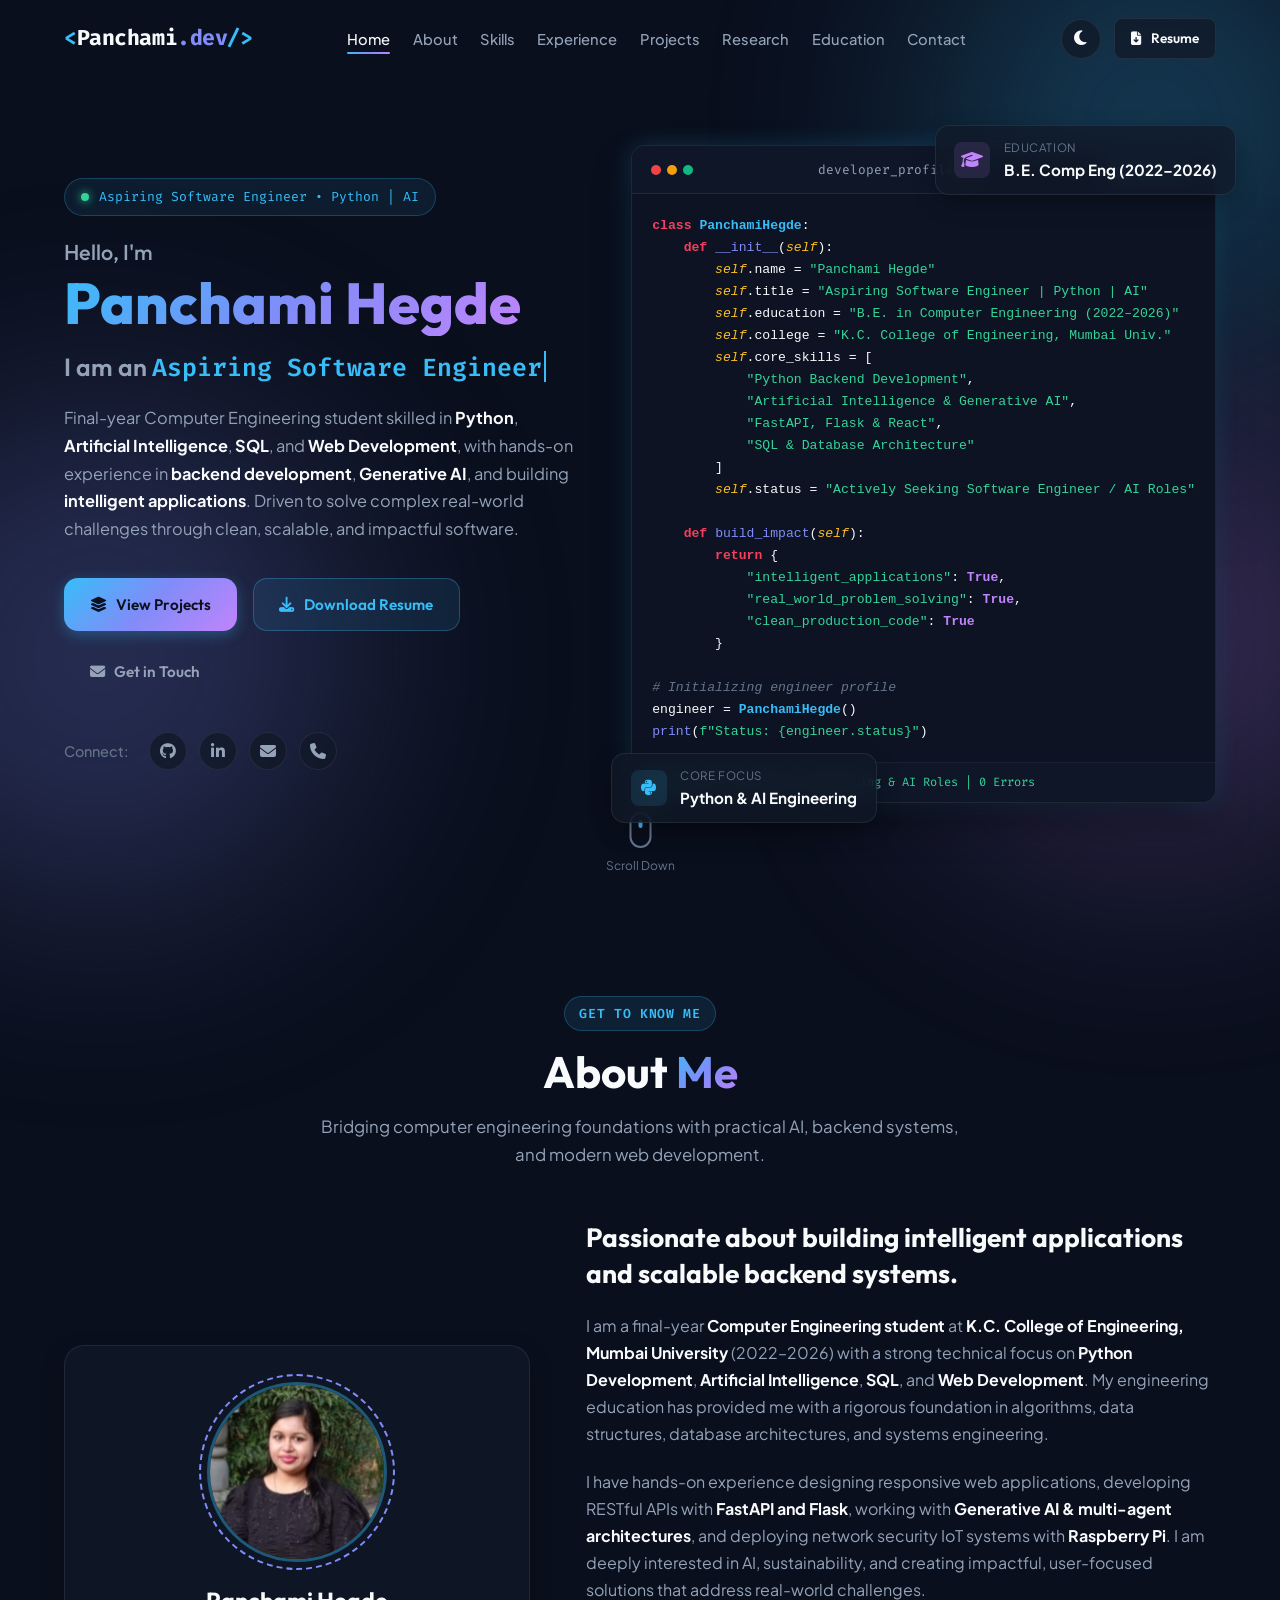
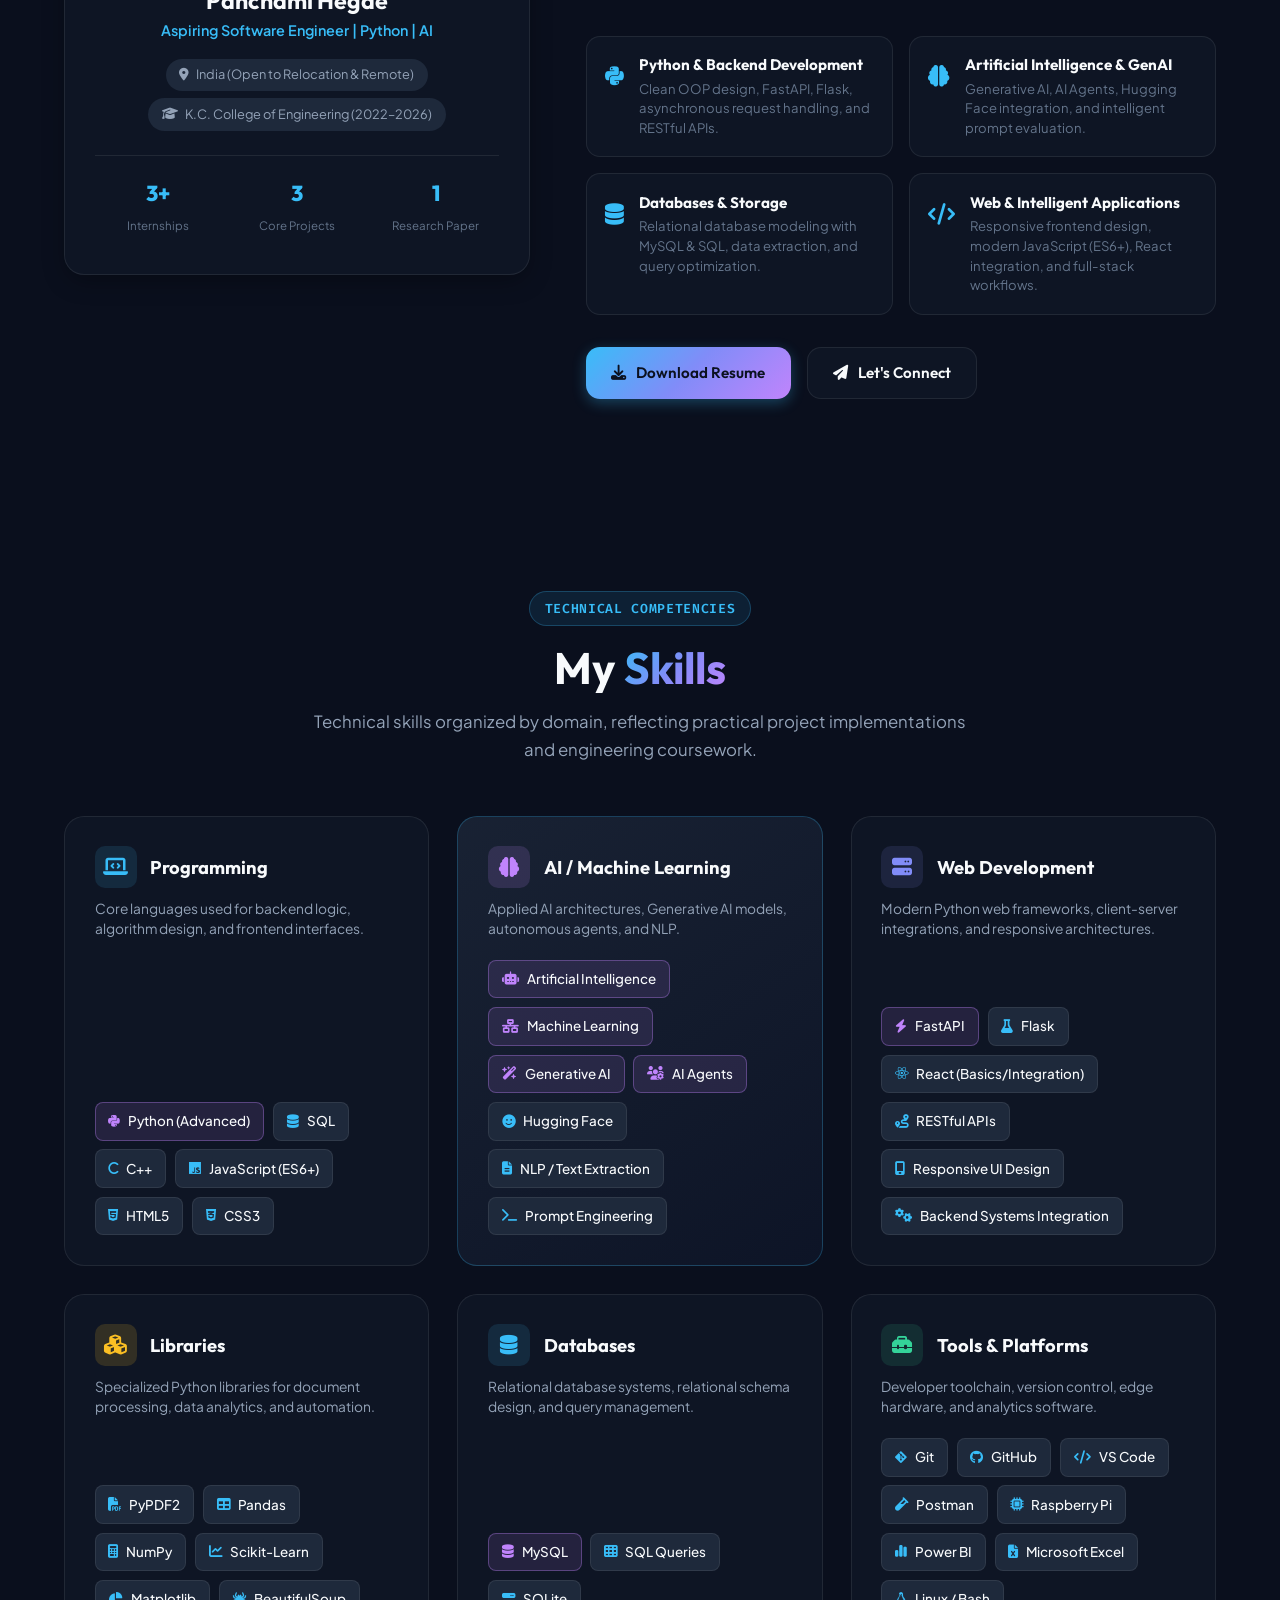
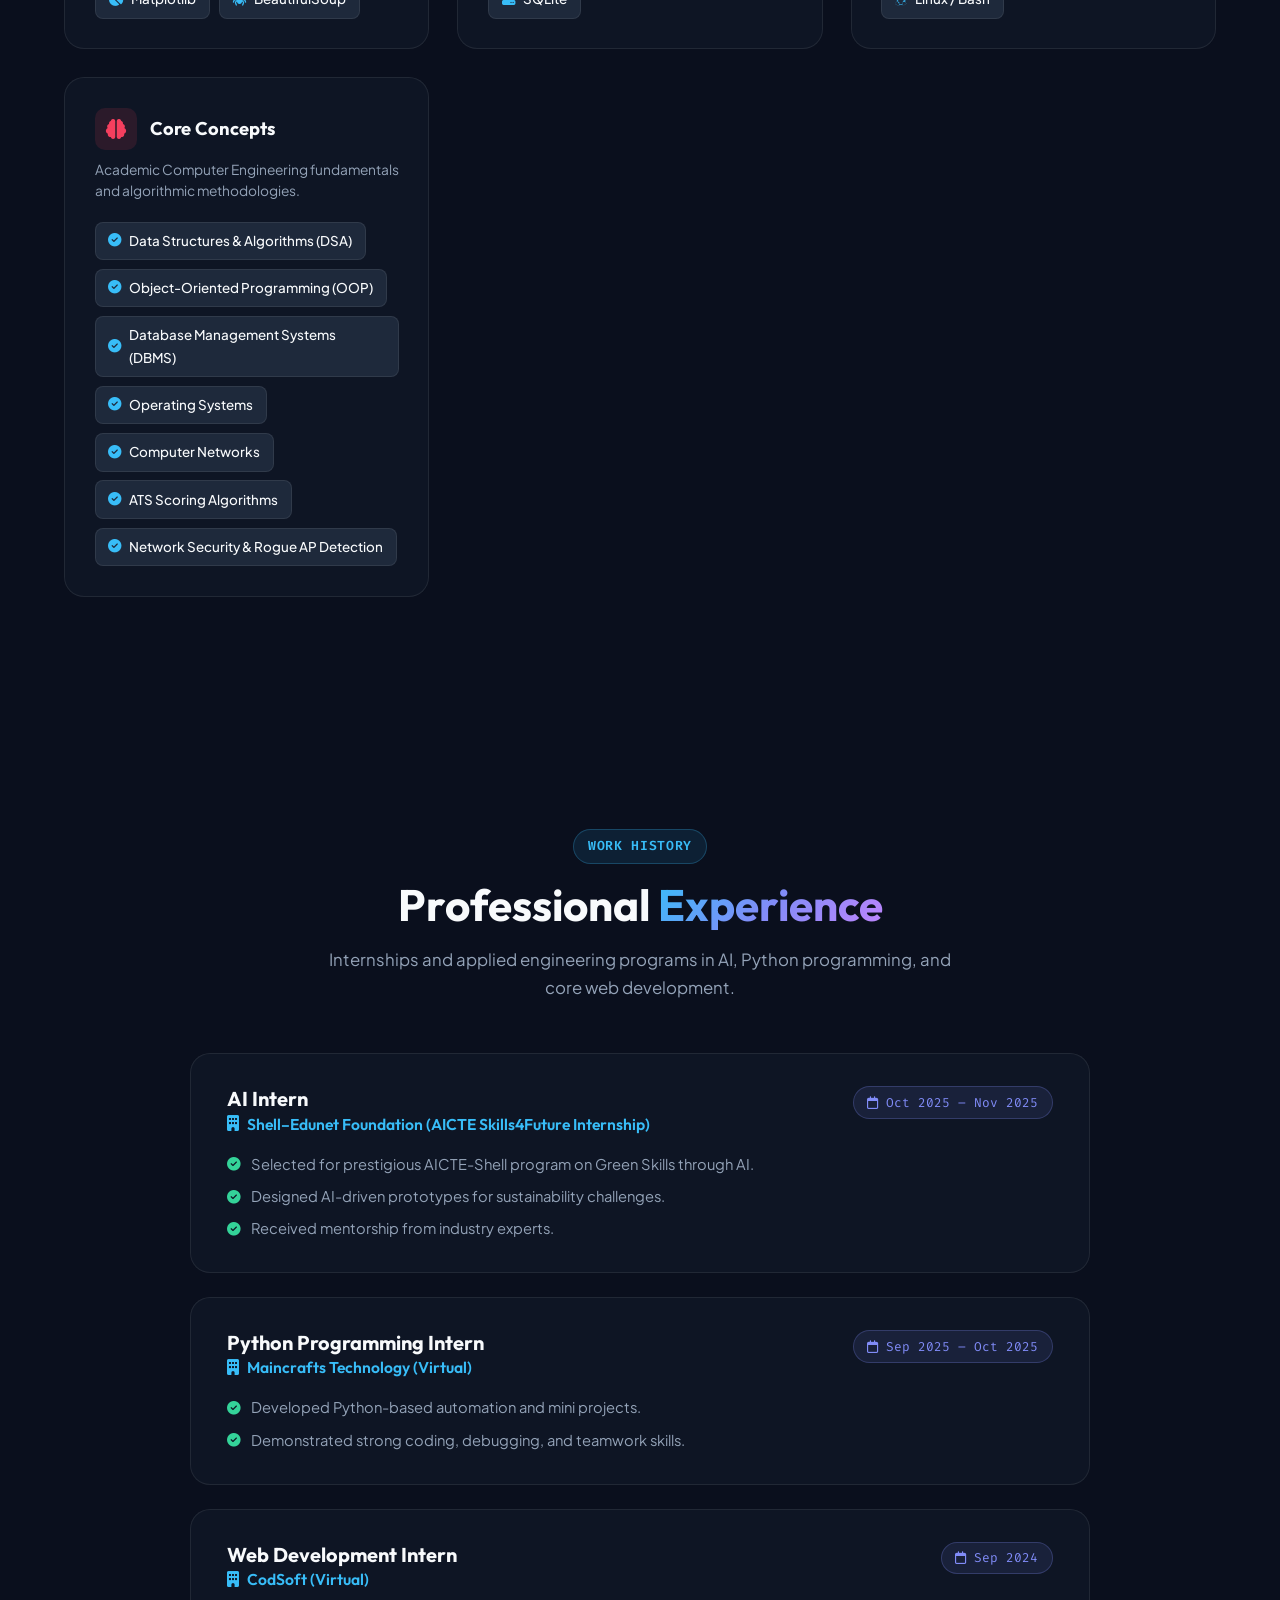
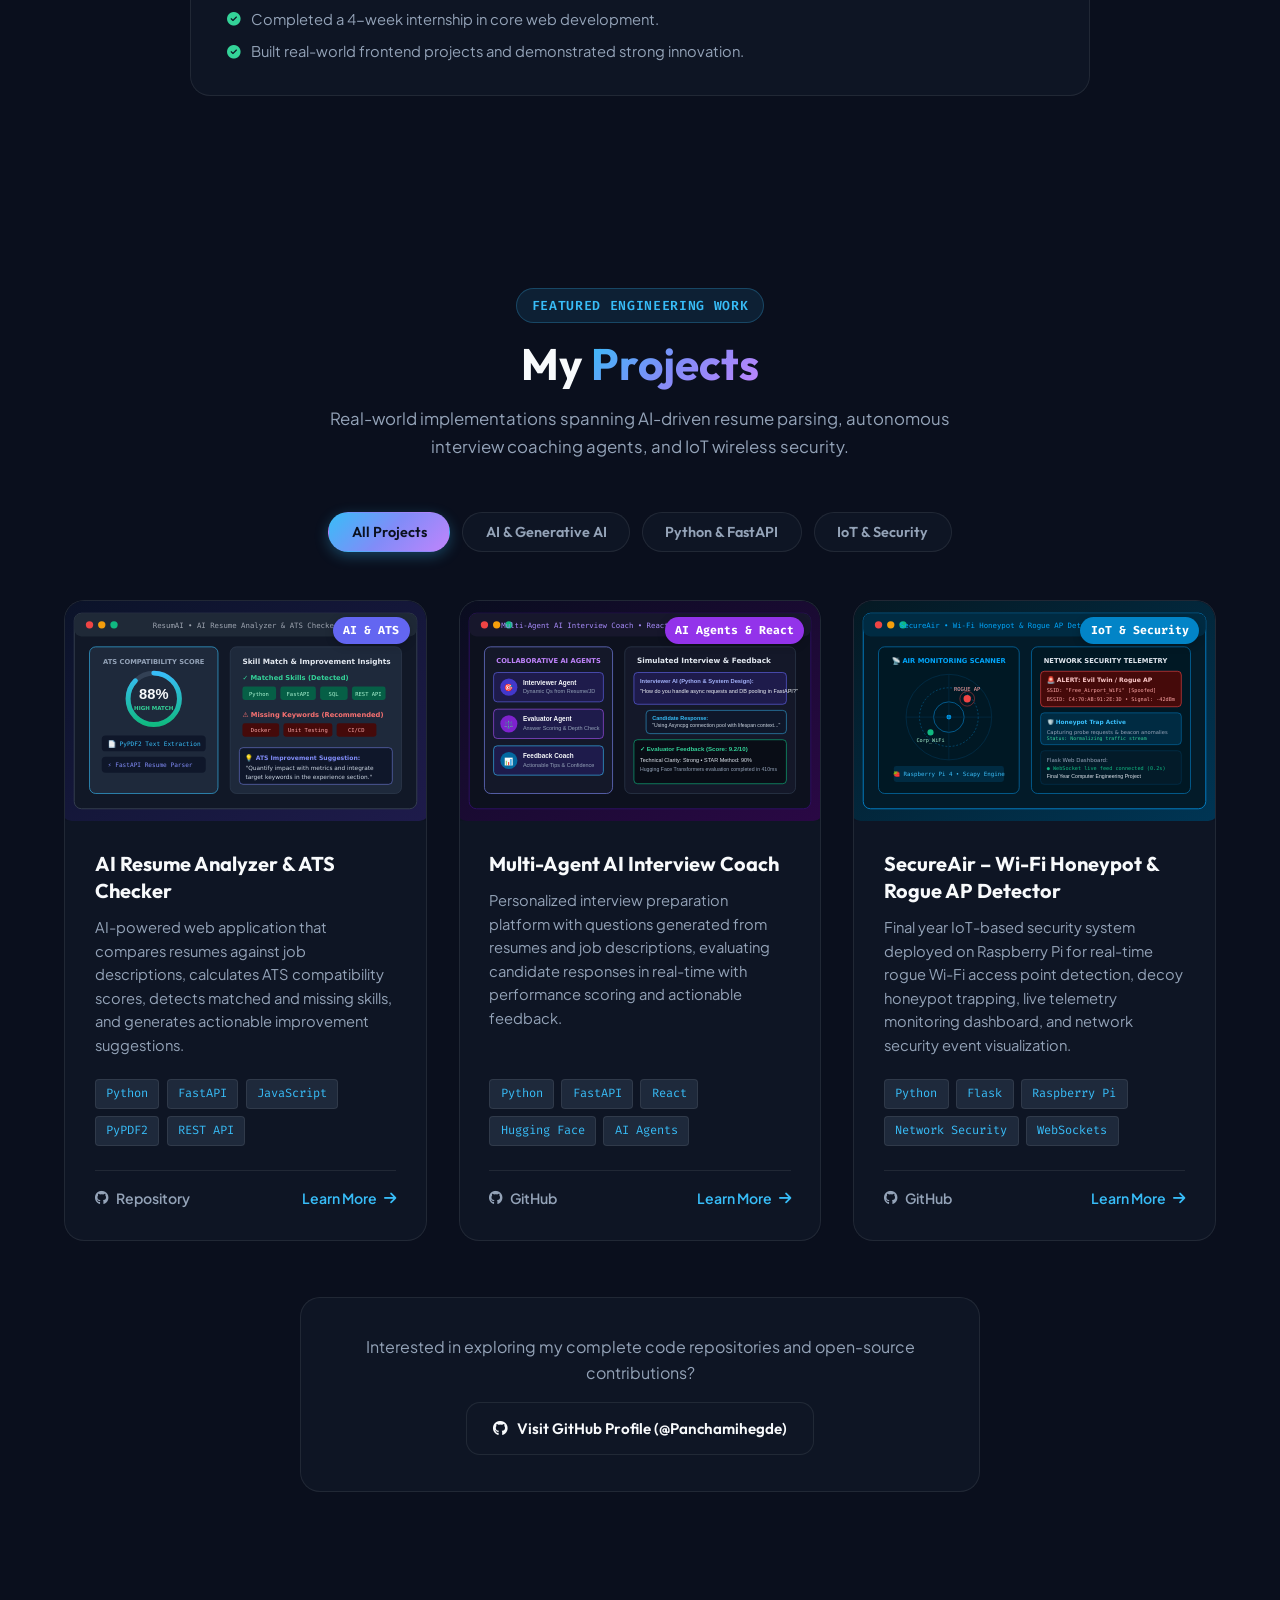
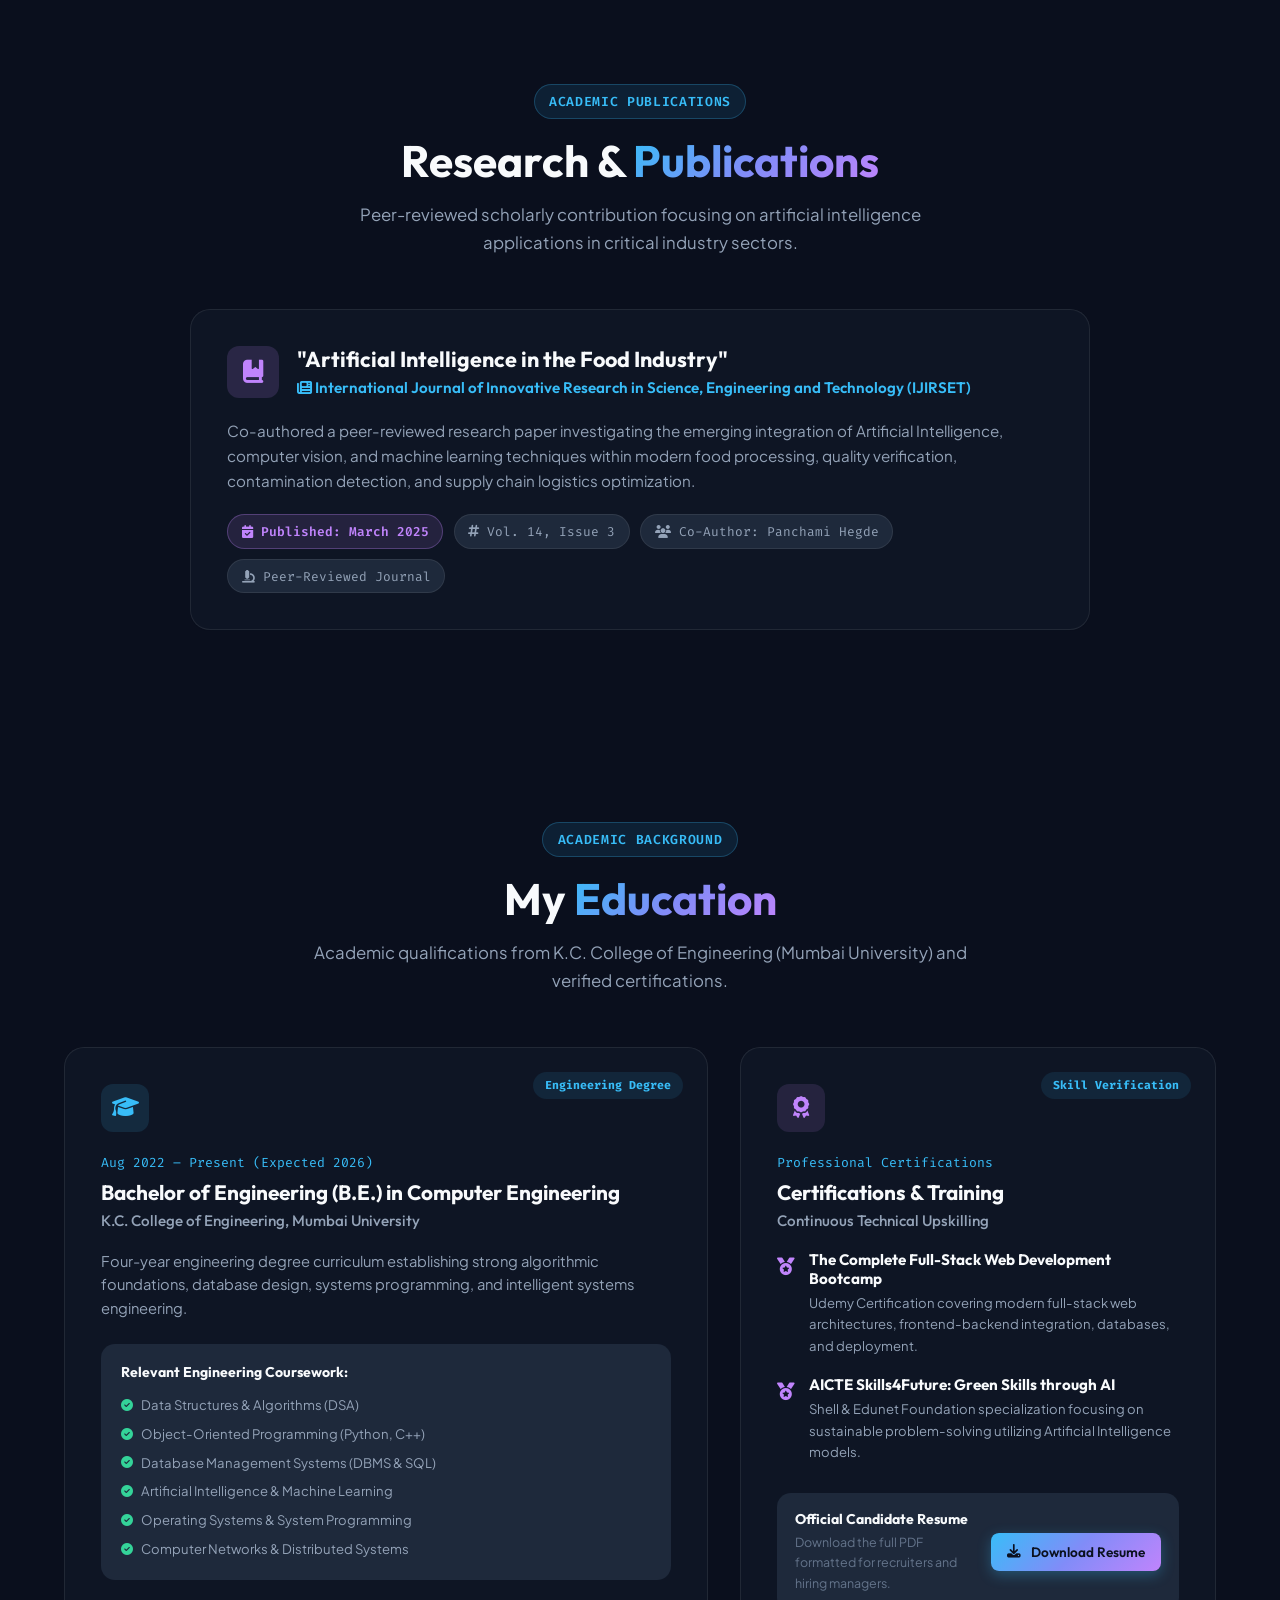
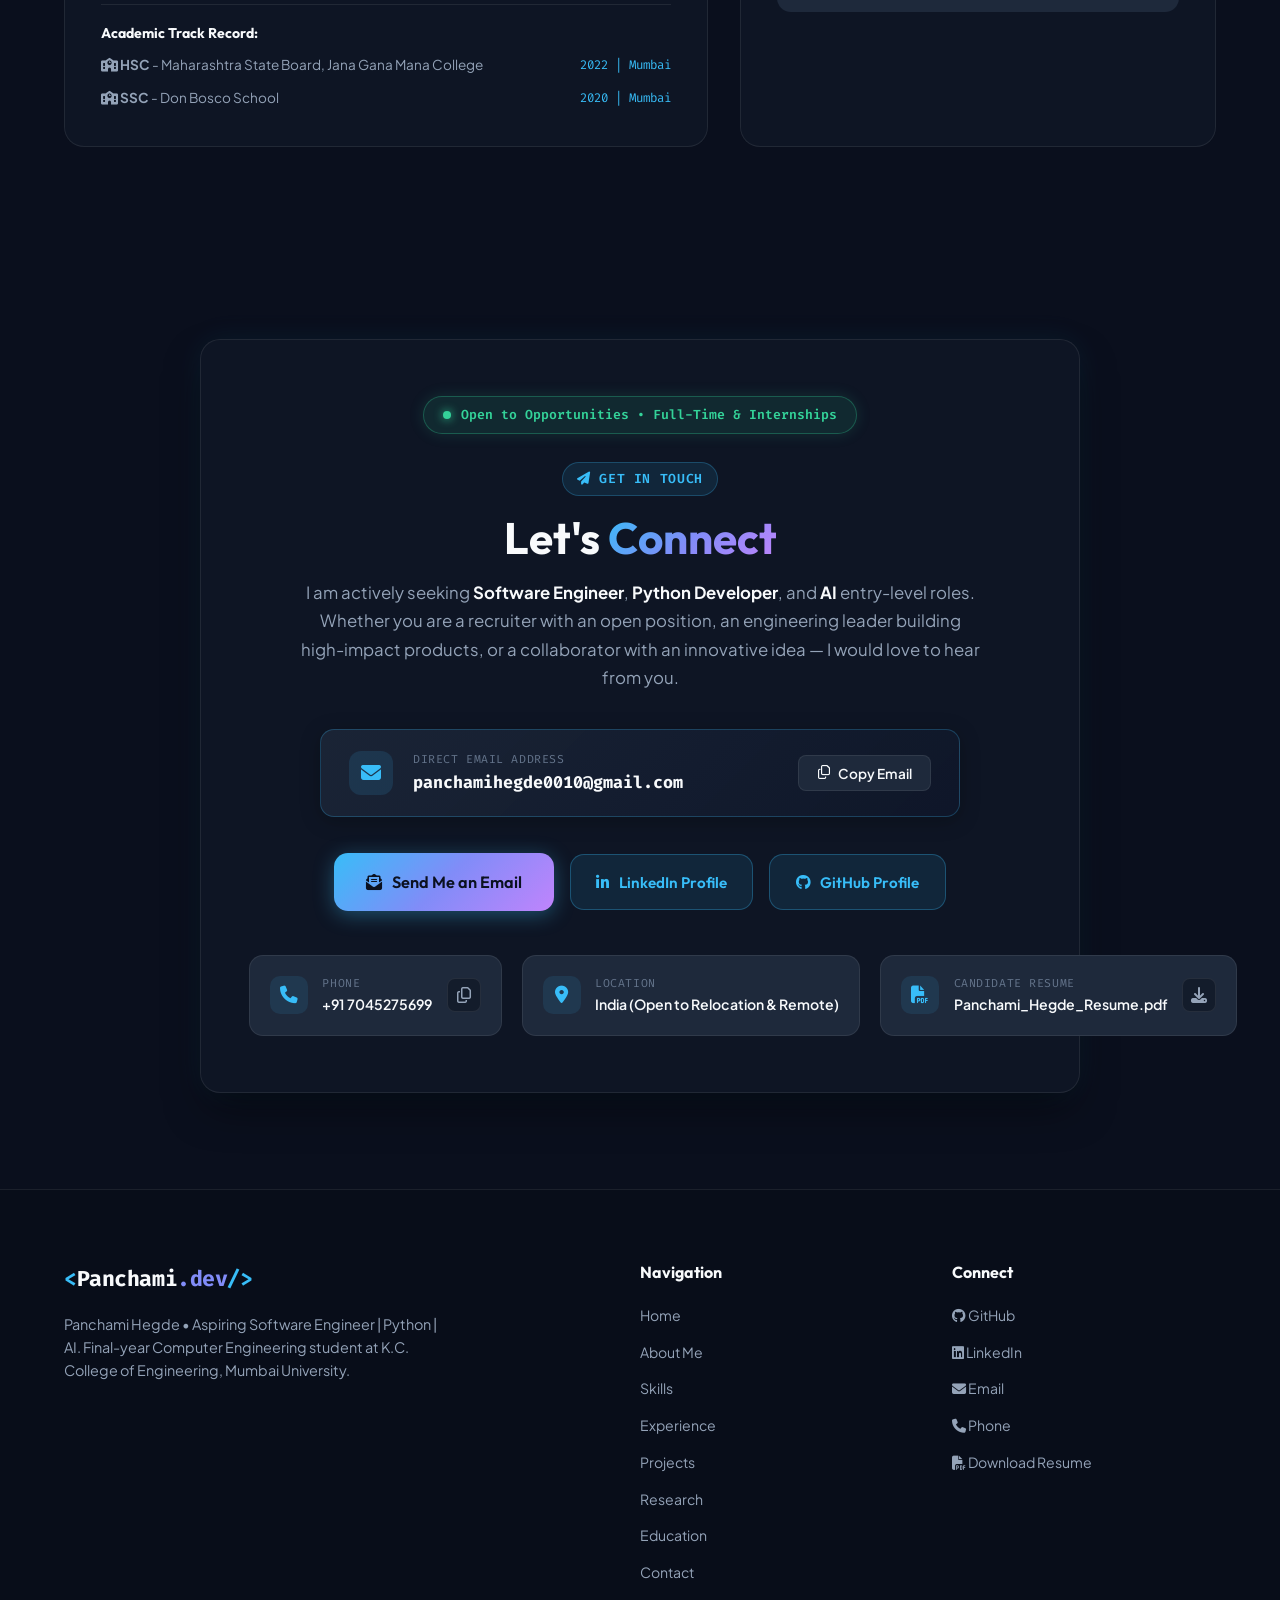
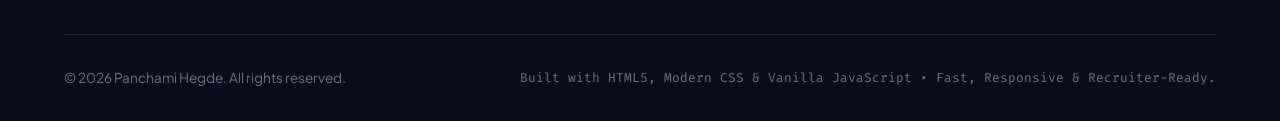
<file: panchami-portfolio/index.html>
<!DOCTYPE html>
<html lang="en" data-theme="dark">
<head>
  <meta charset="UTF-8" />
  <meta name="viewport" content="width=device-width, initial-scale=1.0" />
  <meta name="description" content="Portfolio of Panchami Hegde - Aspiring Software Engineer, Python Developer, and AI Engineer. Computer Engineering student at K.C. College of Engineering, Mumbai University." />
  <meta name="keywords" content="Panchami Hegde, Aspiring Software Engineer, Python Developer, AI Engineer, Generative AI, FastAPI, Machine Learning, Computer Engineering, K.C. College of Engineering, Portfolio" />
  <meta name="author" content="Panchami Hegde" />
  
  <!-- OpenGraph / Social Meta Tags -->
  <meta property="og:title" content="Panchami Hegde | Aspiring Software Engineer | Python | AI" />
  <meta property="og:description" content="Final-year Computer Engineering student skilled in Python, Artificial Intelligence, SQL, and Web Development with experience in backend systems and Generative AI." />
  <meta property="og:type" content="website" />

  <title>Panchami Hegde | Aspiring Software Engineer | Python | AI</title>

  <!-- Google Fonts -->
  <link rel="preconnect" href="https://fonts.googleapis.com" />
  <link rel="preconnect" href="https://fonts.gstatic.com" crossorigin />
  <link href="https://fonts.googleapis.com/css2?family=Fira+Code:wght@400;500;600&family=Outfit:wght@400;500;600;700;800&family=Plus+Jakarta+Sans:wght@300;400;500;600;700&display=swap" rel="stylesheet" />

  <!-- Font Awesome Icons CDN -->
  <link rel="stylesheet" href="https://cdnjs.cloudflare.com/ajax/libs/font-awesome/6.5.1/css/all.min.css" />

  <!-- Custom Styles -->
  <link rel="stylesheet" href="css/style.css" />
</head>
<body>

  <!-- Background Ambient Glow Effects -->
  <div class="ambient-glow glow-1"></div>
  <div class="ambient-glow glow-2"></div>
  <div class="ambient-glow glow-3"></div>

  <!-- Header / Navigation Bar -->
  <header class="site-header" id="header">
    <div class="container nav-container">
      <a href="#home" class="logo" aria-label="Panchami Hegde Portfolio">
        <span class="logo-bracket">&lt;</span>
        <span class="logo-text">Panchami</span>
        <span class="logo-accent">.dev</span>
        <span class="logo-bracket">/&gt;</span>
      </a>

      <!-- Desktop Navigation -->
      <nav class="nav-menu" id="nav-menu" aria-label="Main Navigation">
        <ul class="nav-list">
          <li class="nav-item"><a href="#home" class="nav-link active">Home</a></li>
          <li class="nav-item"><a href="#about" class="nav-link">About</a></li>
          <li class="nav-item"><a href="#skills" class="nav-link">Skills</a></li>
          <li class="nav-item"><a href="#experience" class="nav-link">Experience</a></li>
          <li class="nav-item"><a href="#projects" class="nav-link">Projects</a></li>
          <li class="nav-item"><a href="#research" class="nav-link">Research</a></li>
          <li class="nav-item"><a href="#education" class="nav-link">Education</a></li>
          <li class="nav-item"><a href="#contact" class="nav-link">Contact</a></li>
        </ul>
      </nav>

      <!-- Nav Actions (Theme Toggle & Resume Download) -->
      <div class="nav-actions">
        <!-- Theme Toggle Button -->
        <button id="theme-toggle" class="theme-toggle-btn" aria-label="Toggle Dark and Light Mode" title="Toggle Theme">
          <i class="fa-solid fa-moon moon-icon"></i>
          <i class="fa-solid fa-sun sun-icon"></i>
        </button>

        <!-- Direct Resume Download Button -->
        <a href="assets/documents/Panchami_Hegde_Resume.pdf" download="Panchami_Hegde_Resume.pdf" class="btn btn-outline btn-sm nav-resume-btn" title="Download Resume PDF">
          <i class="fa-solid fa-file-arrow-down"></i>
          <span>Resume</span>
        </a>

        <!-- Mobile Hamburger Menu Button -->
        <button id="hamburger-btn" class="hamburger-btn" aria-label="Open Mobile Menu" aria-expanded="false">
          <span class="bar"></span>
          <span class="bar"></span>
          <span class="bar"></span>
        </button>
      </div>
    </div>
  </header>

  <main id="main-content">

    <!-- HERO SECTION -->
    <section class="hero-section" id="home">
      <div class="container hero-container">
        
        <!-- Left: Hero Content -->
        <div class="hero-content">
          <div class="hero-badge">
            <span class="status-dot"></span>
            <span>Aspiring Software Engineer • Python | AI</span>
          </div>

          <h1 class="hero-title">
            <span class="greeting">Hello, I'm</span>
            <span class="name-gradient">Panchami Hegde</span>
          </h1>

          <h2 class="hero-subtitle">
            I am an <span class="typing-text" id="typing-text"></span><span class="cursor">&nbsp;</span>
          </h2>

          <p class="hero-description">
            Final-year Computer Engineering student skilled in <strong>Python</strong>, <strong>Artificial Intelligence</strong>, 
            <strong>SQL</strong>, and <strong>Web Development</strong>, with hands-on experience in <strong>backend development</strong>, 
            <strong>Generative AI</strong>, and building <strong>intelligent applications</strong>. Driven to solve complex real-world challenges 
            through clean, scalable, and impactful software.
          </p>

          <div class="hero-cta-group">
            <a href="#projects" class="btn btn-primary">
              <i class="fa-solid fa-layer-group"></i>
              <span>View Projects</span>
            </a>
            <a href="assets/documents/Panchami_Hegde_Resume.pdf" download="Panchami_Hegde_Resume.pdf" class="btn btn-secondary" title="Download Official Resume PDF">
              <i class="fa-solid fa-download"></i>
              <span>Download Resume</span>
            </a>
            <a href="#contact" class="btn btn-ghost">
              <i class="fa-solid fa-envelope"></i>
              <span>Get in Touch</span>
            </a>
          </div>

          <!-- Social Links -->
          <div class="hero-socials">
            <span class="social-label">Connect:</span>
            <div class="social-links">
              <a href="https://github.com/Panchamihegde" target="_blank" rel="noopener noreferrer" class="social-link" aria-label="GitHub Profile" title="GitHub: Panchamihegde">
                <i class="fa-brands fa-github"></i>
              </a>
              <a href="https://www.linkedin.com/in/hegdepanchami" target="_blank" rel="noopener noreferrer" class="social-link" aria-label="LinkedIn Profile" title="LinkedIn: Panchami Hegde">
                <i class="fa-brands fa-linkedin-in"></i>
              </a>
              <a href="mailto:panchamihegde0010@gmail.com" class="social-link" aria-label="Email Me" title="Email: panchamihegde0010@gmail.com">
                <i class="fa-solid fa-envelope"></i>
              </a>
              <a href="tel:+917045275699" class="social-link" aria-label="Phone Number" title="Phone: +91 7045275699">
                <i class="fa-solid fa-phone"></i>
              </a>
            </div>
          </div>
        </div>

        <!-- Right: Interactive Code Showcase Visual -->
        <div class="hero-visual">
          <div class="terminal-card">
            <div class="terminal-header">
              <div class="terminal-dots">
                <span class="dot red"></span>
                <span class="dot yellow"></span>
                <span class="dot green"></span>
              </div>
              <div class="terminal-title">developer_profile.py</div>
              <div class="terminal-badge">Python 3.12</div>
            </div>

            <div class="terminal-body">
              <pre><code><span class="code-keyword">class</span> <span class="code-class">PanchamiHegde</span>:
    <span class="code-keyword">def</span> <span class="code-func">__init__</span>(<span class="code-self">self</span>):
        <span class="code-self">self</span>.name = <span class="code-string">"Panchami Hegde"</span>
        <span class="code-self">self</span>.title = <span class="code-string">"Aspiring Software Engineer | Python | AI"</span>
        <span class="code-self">self</span>.education = <span class="code-string">"B.E. in Computer Engineering (2022–2026)"</span>
        <span class="code-self">self</span>.college = <span class="code-string">"K.C. College of Engineering, Mumbai Univ."</span>
        <span class="code-self">self</span>.core_skills = [
            <span class="code-string">"Python Backend Development"</span>,
            <span class="code-string">"Artificial Intelligence &amp; Generative AI"</span>,
            <span class="code-string">"FastAPI, Flask &amp; React"</span>,
            <span class="code-string">"SQL &amp; Database Architecture"</span>
        ]
        <span class="code-self">self</span>.status = <span class="code-string">"Actively Seeking Software Engineer / AI Roles"</span>

    <span class="code-keyword">def</span> <span class="code-func">build_impact</span>(<span class="code-self">self</span>):
        <span class="code-keyword">return</span> {
            <span class="code-string">"intelligent_applications"</span>: <span class="code-bool">True</span>,
            <span class="code-string">"real_world_problem_solving"</span>: <span class="code-bool">True</span>,
            <span class="code-string">"clean_production_code"</span>: <span class="code-bool">True</span>
        }

<span class="code-comment"># Initializing engineer profile</span>
engineer = <span class="code-class">PanchamiHegde</span>()
<span class="code-func">print</span>(<span class="code-string">f"Status: {engineer.status}"</span>)</code></pre>
            </div>

            <div class="terminal-footer">
              <div class="terminal-output">
                <i class="fa-solid fa-circle-check output-check"></i>
                <span>Ready for Software Engineering &amp; AI Roles | 0 Errors</span>
              </div>
            </div>
          </div>

          <!-- Floating Accent Stats Card -->
          <div class="floating-stat-card stat-1">
            <div class="stat-icon"><i class="fa-brands fa-python"></i></div>
            <div class="stat-info">
              <span class="stat-title">Core Focus</span>
              <span class="stat-value">Python &amp; AI Engineering</span>
            </div>
          </div>

          <div class="floating-stat-card stat-2">
            <div class="stat-icon"><i class="fa-solid fa-graduation-cap"></i></div>
            <div class="stat-info">
              <span class="stat-title">Education</span>
              <span class="stat-value">B.E. Comp Eng (2022–2026)</span>
            </div>
          </div>
        </div>

      </div>

      <!-- Scroll Down Indicator -->
      <a href="#about" class="scroll-indicator" aria-label="Scroll to About Section">
        <span class="mouse">
          <span class="wheel"></span>
        </span>
        <span class="scroll-text">Scroll Down</span>
      </a>
    </section>

    <!-- ABOUT ME SECTION -->
    <section class="section about-section" id="about">
      <div class="container">
        <div class="section-header text-center">
          <span class="section-tag">Get To Know Me</span>
          <h2 class="section-title">About <span class="text-highlight">Me</span></h2>
          <p class="section-subtitle">Bridging computer engineering foundations with practical AI, backend systems, and modern web development.</p>
        </div>

        <div class="about-grid">
          <!-- Left: Profile & Graphic Card -->
          <div class="about-card-left">
            <div class="profile-card">
              <div class="profile-avatar-wrap">
                <img src="assets/images/profile.jpg" alt="Panchami Hegde Profile Photo" class="profile-avatar-img" onerror="this.onerror=null; this.src='assets/images/profile-avatar.svg';" />
                <div class="avatar-ring"></div>
              </div>
              <div class="profile-details text-center">
                <h3 class="profile-name">Panchami Hegde</h3>
                <p class="profile-tagline">Aspiring Software Engineer | Python | AI</p>
                <div class="profile-badge-list">
                  <span class="badge"><i class="fa-solid fa-location-dot"></i> India (Open to Relocation &amp; Remote)</span>
                  <span class="badge"><i class="fa-solid fa-graduation-cap"></i> K.C. College of Engineering (2022–2026)</span>
                </div>
              </div>

              <!-- Quick Facts Box -->
              <div class="quick-facts">
                <div class="fact-item">
                  <span class="fact-number">3+</span>
                  <span class="fact-label">Internships</span>
                </div>
                <div class="fact-item">
                  <span class="fact-number">3</span>
                  <span class="fact-label">Core Projects</span>
                </div>
                <div class="fact-item">
                  <span class="fact-number">1</span>
                  <span class="fact-label">Research Paper</span>
                </div>
              </div>
            </div>
          </div>

          <!-- Right: Narrative & Competencies -->
          <div class="about-card-right">
            <h3 class="about-heading">
              Passionate about building intelligent applications and scalable backend systems.
            </h3>
            
            <p class="about-text">
              I am a final-year <strong>Computer Engineering student</strong> at <strong>K.C. College of Engineering, Mumbai University</strong> (2022–2026) 
              with a strong technical focus on <strong>Python Development</strong>, <strong>Artificial Intelligence</strong>, <strong>SQL</strong>, and <strong>Web Development</strong>. 
              My engineering education has provided me with a rigorous foundation in algorithms, data structures, database architectures, and systems engineering.
            </p>

            <p class="about-text">
              I have hands-on experience designing responsive web applications, developing RESTful APIs with <strong>FastAPI and Flask</strong>, 
              working with <strong>Generative AI &amp; multi-agent architectures</strong>, and deploying network security IoT systems with <strong>Raspberry Pi</strong>. 
              I am deeply interested in AI, sustainability, and creating impactful, user-focused solutions that address real-world challenges.
            </p>

            <!-- Pillar Cards Grid -->
            <div class="pillars-grid">
              <div class="pillar-card">
                <div class="pillar-icon"><i class="fa-brands fa-python"></i></div>
                <div class="pillar-content">
                  <h4>Python &amp; Backend Development</h4>
                  <p>Clean OOP design, FastAPI, Flask, asynchronous request handling, and RESTful APIs.</p>
                </div>
              </div>

              <div class="pillar-card">
                <div class="pillar-icon"><i class="fa-solid fa-brain"></i></div>
                <div class="pillar-content">
                  <h4>Artificial Intelligence &amp; GenAI</h4>
                  <p>Generative AI, AI Agents, Hugging Face integration, and intelligent prompt evaluation.</p>
                </div>
              </div>

              <div class="pillar-card">
                <div class="pillar-icon"><i class="fa-solid fa-database"></i></div>
                <div class="pillar-content">
                  <h4>Databases &amp; Storage</h4>
                  <p>Relational database modeling with MySQL &amp; SQL, data extraction, and query optimization.</p>
                </div>
              </div>

              <div class="pillar-card">
                <div class="pillar-icon"><i class="fa-solid fa-code"></i></div>
                <div class="pillar-content">
                  <h4>Web &amp; Intelligent Applications</h4>
                  <p>Responsive frontend design, modern JavaScript (ES6+), React integration, and full-stack workflows.</p>
                </div>
              </div>
            </div>

            <!-- About CTAs -->
            <div class="about-actions">
              <a href="assets/documents/Panchami_Hegde_Resume.pdf" download="Panchami_Hegde_Resume.pdf" class="btn btn-primary" title="Download Official Resume PDF">
                <i class="fa-solid fa-download"></i>
                <span>Download Resume</span>
              </a>
              <a href="#contact" class="btn btn-outline">
                <i class="fa-solid fa-paper-plane"></i>
                <span>Let's Connect</span>
              </a>
            </div>

          </div>
        </div>

      </div>
    </section>

    <!-- SKILLS SECTION -->
    <section class="section skills-section" id="skills">
      <div class="container">
        <div class="section-header text-center">
          <span class="section-tag">Technical Competencies</span>
          <h2 class="section-title">My <span class="text-highlight">Skills</span></h2>
          <p class="section-subtitle">Technical skills organized by domain, reflecting practical project implementations and engineering coursework.</p>
        </div>

        <div class="skills-grid">
          
          <!-- Category 1: Programming Languages -->
          <div class="skill-category-card">
            <div class="category-header">
              <div class="category-icon icon-code">
                <i class="fa-solid fa-laptop-code"></i>
              </div>
              <h3 class="category-title">Programming</h3>
            </div>
            <p class="category-desc">Core languages used for backend logic, algorithm design, and frontend interfaces.</p>

            <div class="skill-tags">
              <div class="skill-badge highlight"><i class="fa-brands fa-python"></i> <span>Python (Advanced)</span></div>
              <div class="skill-badge"><i class="fa-solid fa-database"></i> <span>SQL</span></div>
              <div class="skill-badge"><i class="fa-solid fa-c"></i> <span>C++</span></div>
              <div class="skill-badge"><i class="fa-brands fa-js"></i> <span>JavaScript (ES6+)</span></div>
              <div class="skill-badge"><i class="fa-brands fa-html5"></i> <span>HTML5</span></div>
              <div class="skill-badge"><i class="fa-brands fa-css3-alt"></i> <span>CSS3</span></div>
            </div>
          </div>

          <!-- Category 2: AI / Machine Learning -->
          <div class="skill-category-card highlight-card">
            <div class="category-header">
              <div class="category-icon icon-ai">
                <i class="fa-solid fa-brain"></i>
              </div>
              <h3 class="category-title">AI / Machine Learning</h3>
            </div>
            <p class="category-desc">Applied AI architectures, Generative AI models, autonomous agents, and NLP.</p>

            <div class="skill-tags">
              <div class="skill-badge highlight"><i class="fa-solid fa-robot"></i> <span>Artificial Intelligence</span></div>
              <div class="skill-badge highlight"><i class="fa-solid fa-network-wired"></i> <span>Machine Learning</span></div>
              <div class="skill-badge highlight"><i class="fa-solid fa-wand-magic-sparkles"></i> <span>Generative AI</span></div>
              <div class="skill-badge highlight"><i class="fa-solid fa-users-gear"></i> <span>AI Agents</span></div>
              <div class="skill-badge"><i class="fa-solid fa-face-smile"></i> <span>Hugging Face</span></div>
              <div class="skill-badge"><i class="fa-solid fa-file-lines"></i> <span>NLP / Text Extraction</span></div>
              <div class="skill-badge"><i class="fa-solid fa-terminal"></i> <span>Prompt Engineering</span></div>
            </div>
          </div>

          <!-- Category 3: Web Development -->
          <div class="skill-category-card">
            <div class="category-header">
              <div class="category-icon icon-web">
                <i class="fa-solid fa-server"></i>
              </div>
              <h3 class="category-title">Web Development</h3>
            </div>
            <p class="category-desc">Modern Python web frameworks, client-server integrations, and responsive architectures.</p>

            <div class="skill-tags">
              <div class="skill-badge highlight"><i class="fa-solid fa-bolt"></i> <span>FastAPI</span></div>
              <div class="skill-badge"><i class="fa-solid fa-flask"></i> <span>Flask</span></div>
              <div class="skill-badge"><i class="fa-brands fa-react"></i> <span>React (Basics/Integration)</span></div>
              <div class="skill-badge"><i class="fa-solid fa-route"></i> <span>RESTful APIs</span></div>
              <div class="skill-badge"><i class="fa-solid fa-mobile-screen"></i> <span>Responsive UI Design</span></div>
              <div class="skill-badge"><i class="fa-solid fa-gears"></i> <span>Backend Systems Integration</span></div>
            </div>
          </div>

          <!-- Category 4: Libraries -->
          <div class="skill-category-card">
            <div class="category-header">
              <div class="category-icon icon-lib">
                <i class="fa-solid fa-cubes"></i>
              </div>
              <h3 class="category-title">Libraries</h3>
            </div>
            <p class="category-desc">Specialized Python libraries for document processing, data analytics, and automation.</p>

            <div class="skill-tags">
              <div class="skill-badge"><i class="fa-solid fa-file-pdf"></i> <span>PyPDF2</span></div>
              <div class="skill-badge"><i class="fa-solid fa-table"></i> <span>Pandas</span></div>
              <div class="skill-badge"><i class="fa-solid fa-calculator"></i> <span>NumPy</span></div>
              <div class="skill-badge"><i class="fa-solid fa-chart-line"></i> <span>Scikit-Learn</span></div>
              <div class="skill-badge"><i class="fa-solid fa-chart-pie"></i> <span>Matplotlib</span></div>
              <div class="skill-badge"><i class="fa-solid fa-spider"></i> <span>BeautifulSoup</span></div>
            </div>
          </div>

          <!-- Category 5: Databases -->
          <div class="skill-category-card">
            <div class="category-header">
              <div class="category-icon icon-db">
                <i class="fa-solid fa-database"></i>
              </div>
              <h3 class="category-title">Databases</h3>
            </div>
            <p class="category-desc">Relational database systems, relational schema design, and query management.</p>

            <div class="skill-tags">
              <div class="skill-badge highlight"><i class="fa-solid fa-database"></i> <span>MySQL</span></div>
              <div class="skill-badge"><i class="fa-solid fa-table-cells"></i> <span>SQL Queries</span></div>
              <div class="skill-badge"><i class="fa-solid fa-server"></i> <span>SQLite</span></div>
            </div>
          </div>

          <!-- Category 6: Tools & Platforms -->
          <div class="skill-category-card">
            <div class="category-header">
              <div class="category-icon icon-tools">
                <i class="fa-solid fa-toolbox"></i>
              </div>
              <h3 class="category-title">Tools &amp; Platforms</h3>
            </div>
            <p class="category-desc">Developer toolchain, version control, edge hardware, and analytics software.</p>

            <div class="skill-tags">
              <div class="skill-badge"><i class="fa-brands fa-git-alt"></i> <span>Git</span></div>
              <div class="skill-badge"><i class="fa-brands fa-github"></i> <span>GitHub</span></div>
              <div class="skill-badge"><i class="fa-solid fa-code"></i> <span>VS Code</span></div>
              <div class="skill-badge"><i class="fa-solid fa-vial"></i> <span>Postman</span></div>
              <div class="skill-badge"><i class="fa-solid fa-microchip"></i> <span>Raspberry Pi</span></div>
              <div class="skill-badge"><i class="fa-solid fa-chart-simple"></i> <span>Power BI</span></div>
              <div class="skill-badge"><i class="fa-solid fa-file-excel"></i> <span>Microsoft Excel</span></div>
              <div class="skill-badge"><i class="fa-brands fa-linux"></i> <span>Linux / Bash</span></div>
            </div>
          </div>

          <!-- Category 7: Core Concepts -->
          <div class="skill-category-card">
            <div class="category-header">
              <div class="category-icon icon-core">
                <i class="fa-solid fa-brain"></i>
              </div>
              <h3 class="category-title">Core Concepts</h3>
            </div>
            <p class="category-desc">Academic Computer Engineering fundamentals and algorithmic methodologies.</p>

            <div class="skill-tags">
              <div class="skill-badge"><i class="fa-solid fa-check-circle"></i> <span>Data Structures &amp; Algorithms (DSA)</span></div>
              <div class="skill-badge"><i class="fa-solid fa-check-circle"></i> <span>Object-Oriented Programming (OOP)</span></div>
              <div class="skill-badge"><i class="fa-solid fa-check-circle"></i> <span>Database Management Systems (DBMS)</span></div>
              <div class="skill-badge"><i class="fa-solid fa-check-circle"></i> <span>Operating Systems</span></div>
              <div class="skill-badge"><i class="fa-solid fa-check-circle"></i> <span>Computer Networks</span></div>
              <div class="skill-badge"><i class="fa-solid fa-check-circle"></i> <span>ATS Scoring Algorithms</span></div>
              <div class="skill-badge"><i class="fa-solid fa-check-circle"></i> <span>Network Security &amp; Rogue AP Detection</span></div>
            </div>
          </div>

        </div>

      </div>
    </section>

    <!-- PROFESSIONAL EXPERIENCE SECTION -->
    <section class="section experience-section" id="experience">
      <div class="container">
        <div class="section-header text-center">
          <span class="section-tag">Work History</span>
          <h2 class="section-title">Professional <span class="text-highlight">Experience</span></h2>
          <p class="section-subtitle">Internships and applied engineering programs in AI, Python programming, and core web development.</p>
        </div>

        <div class="experience-grid">
          
          <!-- Experience 1: Shell-Edunet Foundation -->
          <div class="experience-card">
            <div class="exp-header">
              <div>
                <h3 class="exp-role-title">AI Intern</h3>
                <h4 class="exp-company"><i class="fa-solid fa-building"></i> Shell–Edunet Foundation (AICTE Skills4Future Internship)</h4>
              </div>
              <span class="exp-date-badge"><i class="fa-regular fa-calendar"></i> Oct 2025 – Nov 2025</span>
            </div>
            <ul class="exp-bullets">
              <li><i class="fa-solid fa-circle-check"></i> <span>Selected for prestigious AICTE-Shell program on Green Skills through AI.</span></li>
              <li><i class="fa-solid fa-circle-check"></i> <span>Designed AI-driven prototypes for sustainability challenges.</span></li>
              <li><i class="fa-solid fa-circle-check"></i> <span>Received mentorship from industry experts.</span></li>
            </ul>
          </div>

          <!-- Experience 2: Maincrafts Technology -->
          <div class="experience-card">
            <div class="exp-header">
              <div>
                <h3 class="exp-role-title">Python Programming Intern</h3>
                <h4 class="exp-company"><i class="fa-solid fa-building"></i> Maincrafts Technology (Virtual)</h4>
              </div>
              <span class="exp-date-badge"><i class="fa-regular fa-calendar"></i> Sep 2025 – Oct 2025</span>
            </div>
            <ul class="exp-bullets">
              <li><i class="fa-solid fa-circle-check"></i> <span>Developed Python-based automation and mini projects.</span></li>
              <li><i class="fa-solid fa-circle-check"></i> <span>Demonstrated strong coding, debugging, and teamwork skills.</span></li>
            </ul>
          </div>

          <!-- Experience 3: CodSoft -->
          <div class="experience-card">
            <div class="exp-header">
              <div>
                <h3 class="exp-role-title">Web Development Intern</h3>
                <h4 class="exp-company"><i class="fa-solid fa-building"></i> CodSoft (Virtual)</h4>
              </div>
              <span class="exp-date-badge"><i class="fa-regular fa-calendar"></i> Sep 2024</span>
            </div>
            <ul class="exp-bullets">
              <li><i class="fa-solid fa-circle-check"></i> <span>Completed a 4-week internship in core web development.</span></li>
              <li><i class="fa-solid fa-circle-check"></i> <span>Built real-world frontend projects and demonstrated strong innovation.</span></li>
            </ul>
          </div>

        </div>
      </div>
    </section>

    <!-- PROJECTS SECTION (3 Core Projects) -->
    <section class="section projects-section" id="projects">
      <div class="container">
        <div class="section-header text-center">
          <span class="section-tag">Featured Engineering Work</span>
          <h2 class="section-title">My <span class="text-highlight">Projects</span></h2>
          <p class="section-subtitle">Real-world implementations spanning AI-driven resume parsing, autonomous interview coaching agents, and IoT wireless security.</p>
        </div>

        <!-- Filter Buttons -->
        <div class="project-filters">
          <button class="filter-btn active" data-filter="all">All Projects</button>
          <button class="filter-btn" data-filter="ai">AI &amp; Generative AI</button>
          <button class="filter-btn" data-filter="python">Python &amp; FastAPI</button>
          <button class="filter-btn" data-filter="security">IoT &amp; Security</button>
        </div>

        <!-- Projects Grid -->
        <div class="projects-grid" id="projects-grid">
          
          <!-- PROJECT 1: AI Resume Analyzer & ATS Checker -->
          <article class="project-card" data-category="ai python">
            <div class="project-img-wrapper">
              <img src="assets/images/project-resume-analyzer.svg" alt="AI Resume Analyzer & ATS Checker Preview" class="project-img" />
              <div class="project-overlay">
                <div class="overlay-buttons">
                  <a href="https://github.com/Panchamihegde/ResumAI" target="_blank" rel="noopener noreferrer" class="btn btn-sm btn-primary" title="View Source Code on GitHub">
                    <i class="fa-brands fa-github"></i> Code
                  </a>
                  <button class="btn btn-sm btn-secondary project-detail-trigger" data-project="resumai">
                    <i class="fa-solid fa-circle-info"></i> Details
                  </button>
                </div>
              </div>
              <span class="project-badge ai-badge">AI &amp; ATS</span>
            </div>

            <div class="project-content">
              <h3 class="project-title">AI Resume Analyzer &amp; ATS Checker</h3>
              <p class="project-desc">
                AI-powered web application that compares resumes against job descriptions, calculates ATS compatibility scores, 
                detects matched and missing skills, and generates actionable improvement suggestions.
              </p>

              <div class="project-tech-stack">
                <span class="tech-tag">Python</span>
                <span class="tech-tag">FastAPI</span>
                <span class="tech-tag">JavaScript</span>
                <span class="tech-tag">PyPDF2</span>
                <span class="tech-tag">REST API</span>
              </div>

              <div class="project-footer">
                <a href="https://github.com/Panchamihegde/ResumAI" target="_blank" rel="noopener noreferrer" class="project-link" title="GitHub Repository">
                  <i class="fa-brands fa-github"></i> <span>Repository</span>
                </a>
                <button class="project-link-btn project-detail-trigger" data-project="resumai">
                  <span>Learn More</span> <i class="fa-solid fa-arrow-right"></i>
                </button>
              </div>
            </div>
          </article>

          <!-- PROJECT 2: Multi-Agent AI Interview Coach -->
          <article class="project-card" data-category="ai python">
            <div class="project-img-wrapper">
              <img src="assets/images/project-interview-coach.svg" alt="Multi-Agent AI Interview Coach Preview" class="project-img" />
              <div class="project-overlay">
                <div class="overlay-buttons">
                  <a href="https://github.com/Panchamihegde" target="_blank" rel="noopener noreferrer" class="btn btn-sm btn-primary" title="View Profile on GitHub">
                    <i class="fa-brands fa-github"></i> Profile
                  </a>
                  <button class="btn btn-sm btn-secondary project-detail-trigger" data-project="interviewcoach">
                    <i class="fa-solid fa-circle-info"></i> Details
                  </button>
                </div>
              </div>
              <span class="project-badge agent-badge">AI Agents &amp; React</span>
            </div>

            <div class="project-content">
              <h3 class="project-title">Multi-Agent AI Interview Coach</h3>
              <p class="project-desc">
                Personalized interview preparation platform with questions generated from resumes and job descriptions, 
                evaluating candidate responses in real-time with performance scoring and actionable feedback.
              </p>

              <div class="project-tech-stack">
                <span class="tech-tag">Python</span>
                <span class="tech-tag">FastAPI</span>
                <span class="tech-tag">React</span>
                <span class="tech-tag">Hugging Face</span>
                <span class="tech-tag">AI Agents</span>
              </div>

              <div class="project-footer">
                <a href="https://github.com/Panchamihegde" target="_blank" rel="noopener noreferrer" class="project-link" title="GitHub Profile">
                  <i class="fa-brands fa-github"></i> <span>GitHub</span>
                </a>
                <button class="project-link-btn project-detail-trigger" data-project="interviewcoach">
                  <span>Learn More</span> <i class="fa-solid fa-arrow-right"></i>
                </button>
              </div>
            </div>
          </article>

          <!-- PROJECT 3: SecureAir – Wi-Fi Honeypot & Rogue AP Detector -->
          <article class="project-card" data-category="python security">
            <div class="project-img-wrapper">
              <img src="assets/images/project-secureair.svg" alt="SecureAir Wi-Fi Honeypot Preview" class="project-img" />
              <div class="project-overlay">
                <div class="overlay-buttons">
                  <a href="https://github.com/Panchamihegde" target="_blank" rel="noopener noreferrer" class="btn btn-sm btn-primary" title="View Profile on GitHub">
                    <i class="fa-brands fa-github"></i> Profile
                  </a>
                  <button class="btn btn-sm btn-secondary project-detail-trigger" data-project="secureair">
                    <i class="fa-solid fa-circle-info"></i> Details
                  </button>
                </div>
              </div>
              <span class="project-badge iot-badge">IoT &amp; Security</span>
            </div>

            <div class="project-content">
              <h3 class="project-title">SecureAir – Wi-Fi Honeypot &amp; Rogue AP Detector</h3>
              <p class="project-desc">
                Final year IoT-based security system deployed on Raspberry Pi for real-time rogue Wi-Fi access point detection, 
                decoy honeypot trapping, live telemetry monitoring dashboard, and network security event visualization.
              </p>

              <div class="project-tech-stack">
                <span class="tech-tag">Python</span>
                <span class="tech-tag">Flask</span>
                <span class="tech-tag">Raspberry Pi</span>
                <span class="tech-tag">Network Security</span>
                <span class="tech-tag">WebSockets</span>
              </div>

              <div class="project-footer">
                <a href="https://github.com/Panchamihegde" target="_blank" rel="noopener noreferrer" class="project-link" title="GitHub Profile">
                  <i class="fa-brands fa-github"></i> <span>GitHub</span>
                </a>
                <button class="project-link-btn project-detail-trigger" data-project="secureair">
                  <span>Learn More</span> <i class="fa-solid fa-arrow-right"></i>
                </button>
              </div>
            </div>
          </article>

        </div>

        <!-- Projects Bottom CTA -->
        <div class="projects-cta text-center">
          <p>Interested in exploring my complete code repositories and open-source contributions?</p>
          <a href="https://github.com/Panchamihegde" target="_blank" rel="noopener noreferrer" class="btn btn-outline">
            <i class="fa-brands fa-github"></i>
            <span>Visit GitHub Profile (@Panchamihegde)</span>
          </a>
        </div>

      </div>
    </section>

    <!-- RESEARCH & PUBLICATIONS SECTION -->
    <section class="section research-section" id="research">
      <div class="container">
        <div class="section-header text-center">
          <span class="section-tag">Academic Publications</span>
          <h2 class="section-title">Research &amp; <span class="text-highlight">Publications</span></h2>
          <p class="section-subtitle">Peer-reviewed scholarly contribution focusing on artificial intelligence applications in critical industry sectors.</p>
        </div>

        <div class="research-grid">
          <div class="research-card">
            <div class="research-header">
              <div class="research-icon">
                <i class="fa-solid fa-book-bookmark"></i>
              </div>
              <div>
                <h3 class="research-title">"Artificial Intelligence in the Food Industry"</h3>
                <h4 class="research-journal">
                  <i class="fa-solid fa-newspaper"></i> International Journal of Innovative Research in Science, Engineering and Technology (IJIRSET)
                </h4>
              </div>
            </div>

            <p class="research-desc">
              Co-authored a peer-reviewed research paper investigating the emerging integration of Artificial Intelligence, 
              computer vision, and machine learning techniques within modern food processing, quality verification, 
              contamination detection, and supply chain logistics optimization.
            </p>

            <div class="research-meta">
              <span class="meta-tag highlight"><i class="fa-solid fa-calendar-check"></i> Published: March 2025</span>
              <span class="meta-tag"><i class="fa-solid fa-hashtag"></i> Vol. 14, Issue 3</span>
              <span class="meta-tag"><i class="fa-solid fa-users"></i> Co-Author: Panchami Hegde</span>
              <span class="meta-tag"><i class="fa-solid fa-microscope"></i> Peer-Reviewed Journal</span>
            </div>
          </div>
        </div>

      </div>
    </section>

    <!-- EDUCATION SECTION -->
    <section class="section education-section" id="education">
      <div class="container">
        <div class="section-header text-center">
          <span class="section-tag">Academic Background</span>
          <h2 class="section-title">My <span class="text-highlight">Education</span></h2>
          <p class="section-subtitle">Academic qualifications from K.C. College of Engineering (Mumbai University) and verified certifications.</p>
        </div>

        <div class="education-grid">
          
          <!-- Degree Card -->
          <div class="education-card degree-card">
            <div class="card-badge">Engineering Degree</div>
            <div class="edu-icon"><i class="fa-solid fa-graduation-cap"></i></div>
            <div class="edu-content">
              <span class="edu-duration">Aug 2022 – Present (Expected 2026)</span>
              <h3 class="edu-title">Bachelor of Engineering (B.E.) in Computer Engineering</h3>
              <h4 class="edu-institution">K.C. College of Engineering, Mumbai University</h4>
              
              <p class="edu-desc">
                Four-year engineering degree curriculum establishing strong algorithmic foundations, database design, 
                systems programming, and intelligent systems engineering.
              </p>

              <div class="coursework-box">
                <h5>Relevant Engineering Coursework:</h5>
                <ul class="coursework-list">
                  <li><i class="fa-solid fa-check-circle"></i> Data Structures &amp; Algorithms (DSA)</li>
                  <li><i class="fa-solid fa-check-circle"></i> Object-Oriented Programming (Python, C++)</li>
                  <li><i class="fa-solid fa-check-circle"></i> Database Management Systems (DBMS &amp; SQL)</li>
                  <li><i class="fa-solid fa-check-circle"></i> Artificial Intelligence &amp; Machine Learning</li>
                  <li><i class="fa-solid fa-check-circle"></i> Operating Systems &amp; System Programming</li>
                  <li><i class="fa-solid fa-check-circle"></i> Computer Networks &amp; Distributed Systems</li>
                </ul>
              </div>

              <!-- Prior Education Records from Resume -->
              <div class="prior-edu-box">
                <h5>Academic Track Record:</h5>
                <div class="prior-edu-list">
                  <div class="prior-item">
                    <span class="school"><i class="fa-solid fa-school"></i> <strong>HSC</strong> - Maharashtra State Board, Jana Gana Mana College</span>
                    <span class="year">2022 | Mumbai</span>
                  </div>
                  <div class="prior-item">
                    <span class="school"><i class="fa-solid fa-school"></i> <strong>SSC</strong> - Don Bosco School</span>
                    <span class="year">2020 | Mumbai</span>
                  </div>
                </div>
              </div>

            </div>
          </div>

          <!-- Certifications & Learning Journey -->
          <div class="education-card certs-card">
            <div class="card-badge">Skill Verification</div>
            <div class="edu-icon"><i class="fa-solid fa-award"></i></div>
            <div class="edu-content">
              <span class="edu-duration">Professional Certifications</span>
              <h3 class="edu-title">Certifications &amp; Training</h3>
              <h4 class="edu-institution">Continuous Technical Upskilling</h4>

              <div class="cert-items-list">
                <!-- Cert 1 -->
                <div class="cert-item">
                  <div class="cert-bullet"><i class="fa-solid fa-medal"></i></div>
                  <div class="cert-details">
                    <h4>The Complete Full-Stack Web Development Bootcamp</h4>
                    <p>Udemy Certification covering modern full-stack web architectures, frontend-backend integration, databases, and deployment.</p>
                  </div>
                </div>

                <!-- Cert 2 -->
                <div class="cert-item">
                  <div class="cert-bullet"><i class="fa-solid fa-medal"></i></div>
                  <div class="cert-details">
                    <h4>AICTE Skills4Future: Green Skills through AI</h4>
                    <p>Shell &amp; Edunet Foundation specialization focusing on sustainable problem-solving utilizing Artificial Intelligence models.</p>
                  </div>
                </div>
              </div>

              <!-- Direct Resume Download Card -->
              <div class="resume-promo-card">
                <div class="resume-promo-text">
                  <h5>Official Candidate Resume</h5>
                  <p>Download the full PDF formatted for recruiters and hiring managers.</p>
                </div>
                <a href="assets/documents/Panchami_Hegde_Resume.pdf" download="Panchami_Hegde_Resume.pdf" class="btn btn-sm btn-primary" title="Download Panchami Hegde Resume PDF">
                  <i class="fa-solid fa-download"></i> Download Resume
                </a>
              </div>

            </div>
          </div>

        </div>

      </div>
    </section>

    <!-- CONTACT SECTION -->
    <section class="section contact-section" id="contact">
      <div class="container">
        
        <!-- Contact Hub Card -->
        <div class="contact-hub-card">
          
          <!-- Availability Indicator Badge -->
          <div class="availability-badge">
            <span class="status-dot"></span>
            <span>Open to Opportunities • Full-Time &amp; Internships</span>
          </div>

          <!-- Section Header -->
          <div class="section-header text-center contact-hub-header">
            <span class="section-tag"><i class="fa-solid fa-paper-plane"></i> Get In Touch</span>
            <h2 class="section-title">Let's <span class="text-highlight">Connect</span></h2>
            <p class="section-subtitle contact-intro-text">
              I am actively seeking <strong>Software Engineer</strong>, <strong>Python Developer</strong>, and <strong>AI</strong> entry-level roles. 
              Whether you are a recruiter with an open position, an engineering leader building high-impact products, or a collaborator with an innovative idea — I would love to hear from you.
            </p>
          </div>

          <!-- Prominent Email Spotlight with Copy Option -->
          <div class="email-spotlight-box">
            <div class="email-spotlight-icon">
              <i class="fa-solid fa-envelope"></i>
            </div>
            <div class="email-spotlight-info">
              <span class="email-spotlight-label">Direct Email Address</span>
              <a href="mailto:panchamihegde0010@gmail.com?subject=Opportunity%20Inquiry%20-%20Panchami%20Hegde" class="email-spotlight-address" title="Email Panchami Hegde">panchamihegde0010@gmail.com</a>
            </div>
            <button class="copy-email-action-btn" id="copy-email-btn" title="Copy email address to clipboard" aria-label="Copy email address to clipboard">
              <i class="fa-regular fa-copy"></i>
              <span>Copy Email</span>
            </button>
          </div>

          <!-- Primary & Social Action Buttons -->
          <div class="contact-actions-row">
            <!-- Send Me an Email (Primary Mailto) -->
            <a href="mailto:panchamihegde0010@gmail.com?subject=Opportunity%20Inquiry%20-%20Panchami%20Hegde" class="btn btn-primary contact-main-btn" title="Open Default Email Application">
              <i class="fa-solid fa-envelope-open-text"></i>
              <span>Send Me an Email</span>
            </a>

            <!-- LinkedIn Profile Button -->
            <a href="https://www.linkedin.com/in/hegdepanchami" target="_blank" rel="noopener noreferrer" class="btn btn-secondary contact-social-btn" title="View LinkedIn Profile">
              <i class="fa-brands fa-linkedin-in"></i>
              <span>LinkedIn Profile</span>
            </a>

            <!-- GitHub Profile Button -->
            <a href="https://github.com/Panchamihegde" target="_blank" rel="noopener noreferrer" class="btn btn-secondary contact-social-btn" title="View GitHub Profile">
              <i class="fa-brands fa-github"></i>
              <span>GitHub Profile</span>
            </a>
          </div>

          <!-- Contact Channels & Metadata Grid -->
          <div class="contact-meta-grid">
            
            <!-- Phone Box -->
            <div class="contact-meta-card">
              <div class="meta-icon"><i class="fa-solid fa-phone"></i></div>
              <div class="meta-body">
                <span class="meta-label">Phone</span>
                <a href="tel:+917045275699" class="meta-value" title="Call Panchami Hegde">+91 7045275699</a>
              </div>
              <button class="copy-btn" id="copy-phone-btn" title="Copy phone number" aria-label="Copy phone number">
                <i class="fa-regular fa-copy"></i>
              </button>
            </div>

            <!-- Location Box -->
            <div class="contact-meta-card">
              <div class="meta-icon"><i class="fa-solid fa-location-dot"></i></div>
              <div class="meta-body">
                <span class="meta-label">Location</span>
                <span class="meta-value">India (Open to Relocation &amp; Remote)</span>
              </div>
            </div>

            <!-- Resume Download Box -->
            <div class="contact-meta-card">
              <div class="meta-icon"><i class="fa-solid fa-file-pdf"></i></div>
              <div class="meta-body">
                <span class="meta-label">Candidate Resume</span>
                <span class="meta-value">Panchami_Hegde_Resume.pdf</span>
              </div>
              <a href="assets/documents/Panchami_Hegde_Resume.pdf" download="Panchami_Hegde_Resume.pdf" class="external-link-btn" title="Download Official Resume PDF" aria-label="Download Official Resume PDF">
                <i class="fa-solid fa-download"></i>
              </a>
            </div>

          </div>

        </div>

      </div>
    </section>

  </main>

  <!-- FOOTER -->
  <footer class="site-footer">
    <div class="container footer-container">
      <div class="footer-top">
        <div class="footer-brand">
          <a href="#home" class="logo">
            <span class="logo-bracket">&lt;</span>
            <span class="logo-text">Panchami</span>
            <span class="logo-accent">.dev</span>
            <span class="logo-bracket">/&gt;</span>
          </a>
          <p class="footer-bio">
            Panchami Hegde • Aspiring Software Engineer | Python | AI. Final-year Computer Engineering student at K.C. College of Engineering, Mumbai University.
          </p>
        </div>

        <div class="footer-nav">
          <h4>Navigation</h4>
          <ul>
            <li><a href="#home">Home</a></li>
            <li><a href="#about">About Me</a></li>
            <li><a href="#skills">Skills</a></li>
            <li><a href="#experience">Experience</a></li>
            <li><a href="#projects">Projects</a></li>
            <li><a href="#research">Research</a></li>
            <li><a href="#education">Education</a></li>
            <li><a href="#contact">Contact</a></li>
          </ul>
        </div>

        <div class="footer-links">
          <h4>Connect</h4>
          <ul>
            <li><a href="https://github.com/Panchamihegde" target="_blank" rel="noopener noreferrer"><i class="fa-brands fa-github"></i> GitHub</a></li>
            <li><a href="https://www.linkedin.com/in/hegdepanchami" target="_blank" rel="noopener noreferrer"><i class="fa-brands fa-linkedin"></i> LinkedIn</a></li>
            <li><a href="mailto:panchamihegde0010@gmail.com"><i class="fa-solid fa-envelope"></i> Email</a></li>
            <li><a href="tel:+917045275699"><i class="fa-solid fa-phone"></i> Phone</a></li>
            <li><a href="assets/documents/Panchami_Hegde_Resume.pdf" download="Panchami_Hegde_Resume.pdf"><i class="fa-solid fa-file-pdf"></i> Download Resume</a></li>
          </ul>
        </div>
      </div>

      <div class="footer-bottom">
        <p class="copyright">
          &copy; <span id="current-year">2026</span> Panchami Hegde. All rights reserved.
        </p>
        <p class="footer-tagline">
          Built with HTML5, Modern CSS &amp; Vanilla JavaScript • Fast, Responsive &amp; Recruiter-Ready.
        </p>
      </div>
    </div>
  </footer>

  <!-- FLOATING BACK TO TOP BUTTON -->
  <button id="back-to-top" class="back-to-top" aria-label="Back to Top" title="Back to Top">
    <i class="fa-solid fa-arrow-up"></i>
  </button>

  <!-- TOAST NOTIFICATION CONTAINER -->
  <div id="toast" class="toast" role="alert" aria-live="assertive">
    <i class="fa-solid fa-circle-check toast-icon"></i>
    <span id="toast-message" class="toast-message">Notification message</span>
  </div>

  <!-- PROJECT DETAILS MODAL -->
  <div id="project-modal" class="modal" role="dialog" aria-modal="true" aria-labelledby="modal-title">
    <div class="modal-backdrop" id="modal-backdrop"></div>
    <div class="modal-dialog">
      <button class="modal-close" id="modal-close-btn" aria-label="Close modal">&times;</button>
      <div class="modal-body" id="modal-body">
        <!-- Content injected dynamically via JavaScript -->
      </div>
    </div>
  </div>

  <!-- Main JavaScript File -->
  <script src="js/main.js"></script>
</body>
</html>
</file>
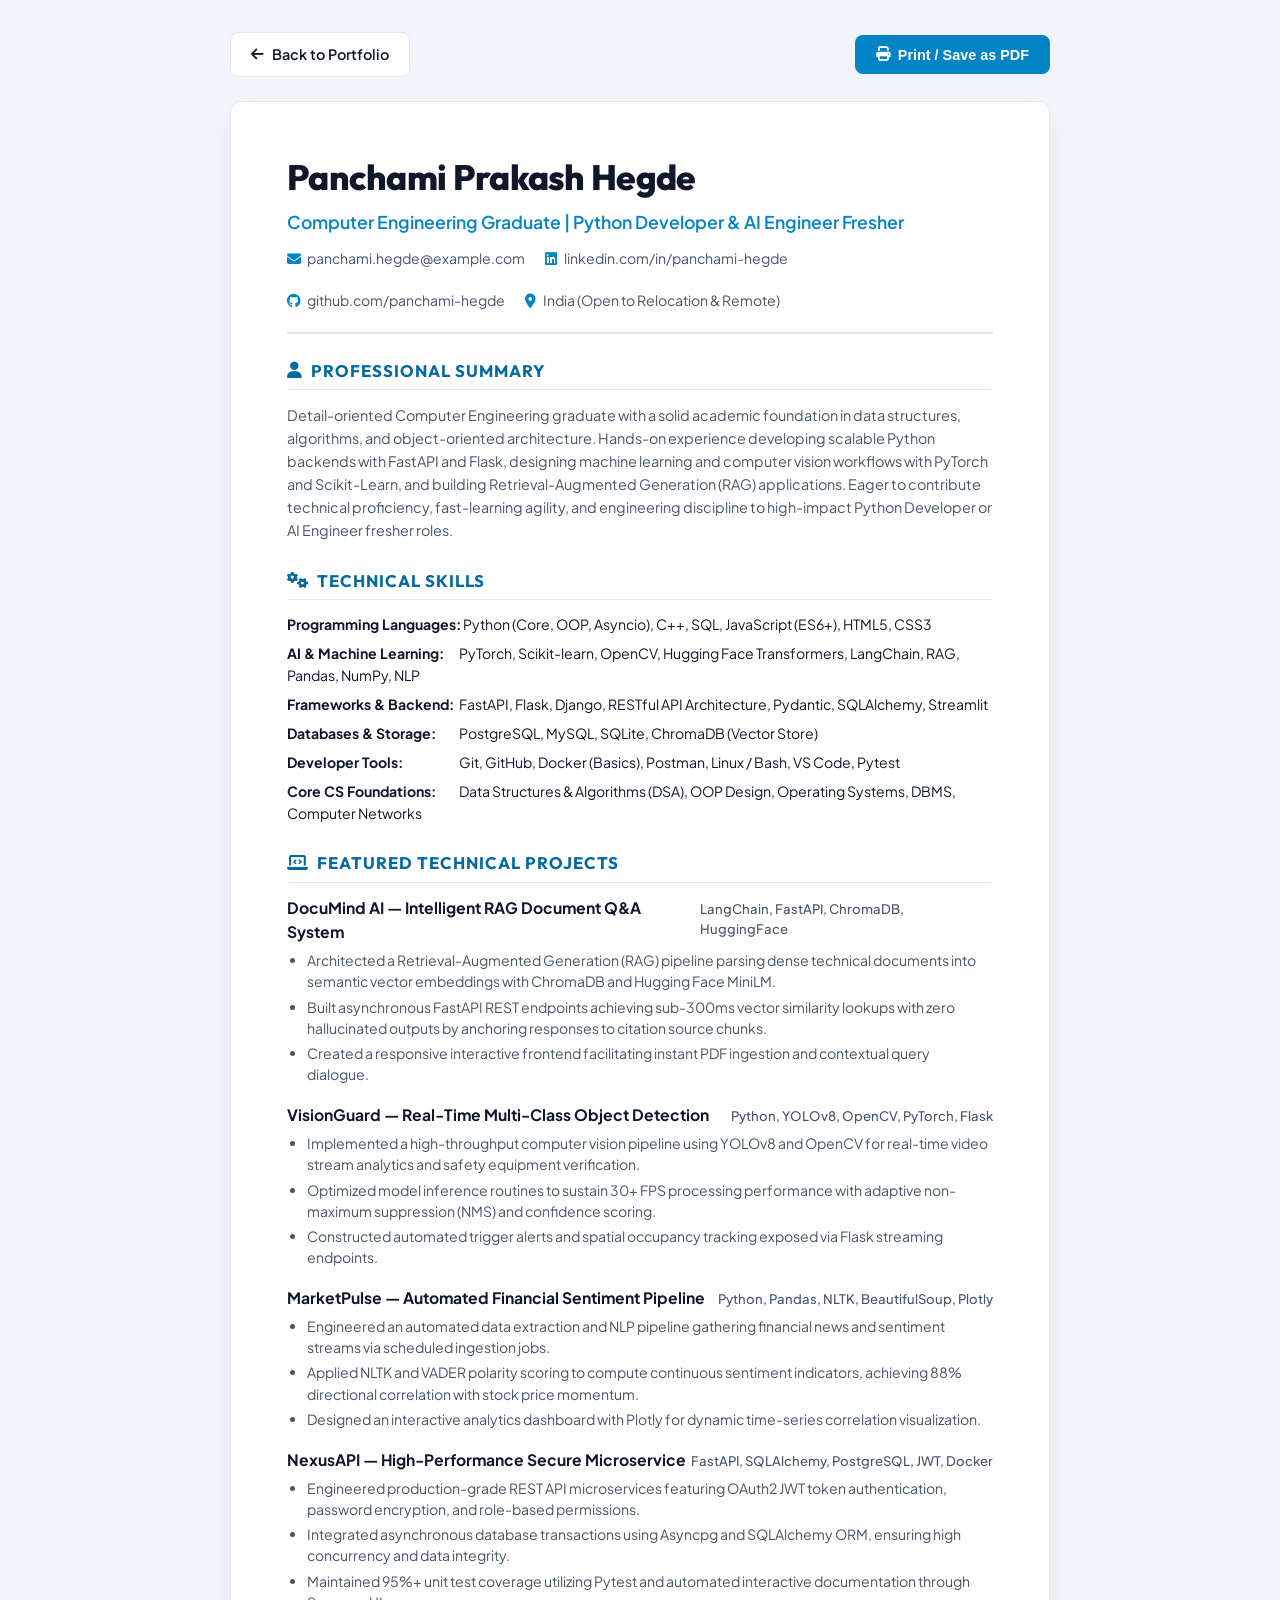
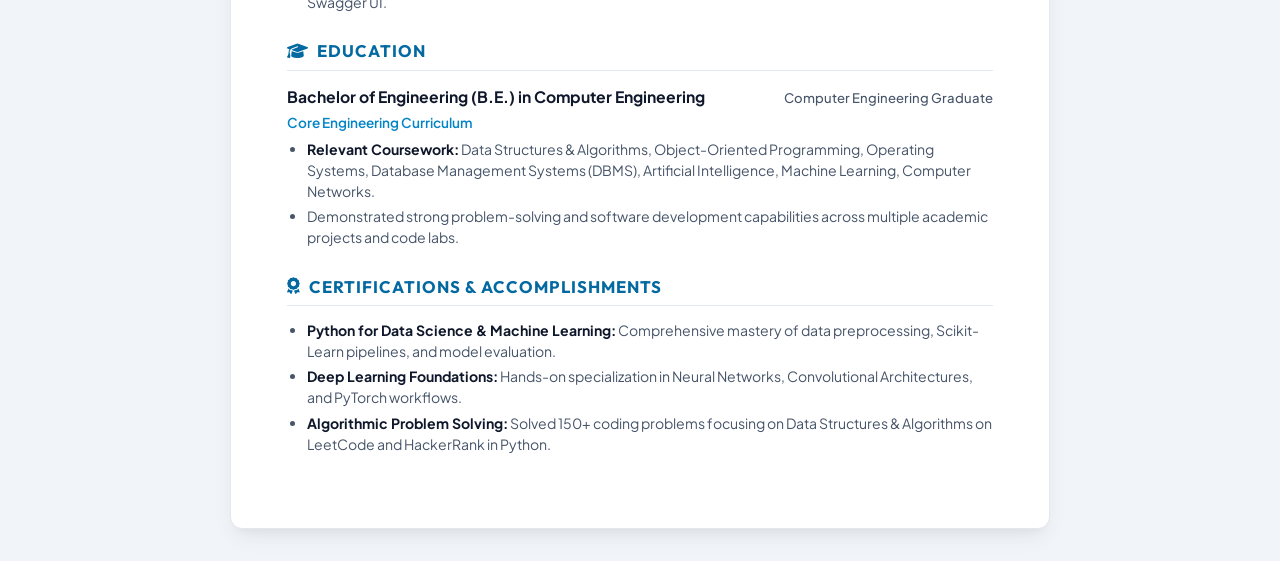
<file: panchami-portfolio/resume.html>
<!DOCTYPE html>
<html lang="en">
<head>
  <meta charset="UTF-8" />
  <meta name="viewport" content="width=device-width, initial-scale=1.0" />
  <title>Resume - Panchami Prakash Hegde | Python Developer & AI Engineer</title>
  <meta name="description" content="Resume of Panchami Prakash Hegde - Computer Engineering Graduate, Python Developer, and AI Engineer." />
  
  <!-- Google Fonts -->
  <link rel="preconnect" href="https://fonts.googleapis.com" />
  <link rel="preconnect" href="https://fonts.gstatic.com" crossorigin />
  <link href="https://fonts.googleapis.com/css2?family=Outfit:wght@500;600;700;800&family=Plus+Jakarta+Sans:wght@400;500;600;700&display=swap" rel="stylesheet" />

  <!-- Font Awesome -->
  <link rel="stylesheet" href="https://cdnjs.cloudflare.com/ajax/libs/font-awesome/6.5.1/css/all.min.css" />

  <style>
    :root {
      --primary: #0284c7;
      --primary-dark: #0369a1;
      --text-dark: #0f172a;
      --text-muted: #475569;
      --bg-page: #f1f5f9;
      --bg-card: #ffffff;
      --border: #e2e8f0;
      --font-heading: 'Outfit', sans-serif;
      --font-body: 'Plus Jakarta Sans', sans-serif;
    }

    * {
      box-sizing: border-box;
      margin: 0;
      padding: 0;
    }

    body {
      font-family: var(--font-body);
      background-color: var(--bg-page);
      color: var(--text-dark);
      line-height: 1.55;
      padding: 2rem 1rem;
    }

    /* Floating Action Bar at Top */
    .action-bar {
      max-width: 820px;
      margin: 0 auto 1.5rem auto;
      display: flex;
      justify-content: space-between;
      align-items: center;
      gap: 1rem;
    }

    .btn {
      display: inline-flex;
      align-items: center;
      gap: 0.5rem;
      padding: 0.65rem 1.25rem;
      border-radius: 8px;
      font-weight: 600;
      font-size: 0.9rem;
      text-decoration: none;
      cursor: pointer;
      border: 1px solid transparent;
      transition: all 0.2s ease;
    }

    .btn-back {
      background: #ffffff;
      color: var(--text-dark);
      border-color: var(--border);
    }
    .btn-back:hover {
      background: #f8fafc;
      color: var(--primary);
    }

    .btn-print {
      background: var(--primary);
      color: #ffffff;
    }
    .btn-print:hover {
      background: var(--primary-dark);
    }

    /* Resume Document Container */
    .resume-paper {
      max-width: 820px;
      margin: 0 auto;
      background: var(--bg-card);
      padding: 3rem 3.5rem;
      border-radius: 12px;
      box-shadow: 0 10px 25px -5px rgba(0, 0, 0, 0.08), 0 8px 10px -6px rgba(0, 0, 0, 0.04);
      border: 1px solid var(--border);
    }

    /* Header */
    .resume-header {
      border-bottom: 2px solid var(--border);
      padding-bottom: 1.25rem;
      margin-bottom: 1.5rem;
    }

    .candidate-name {
      font-family: var(--font-heading);
      font-size: 2.2rem;
      font-weight: 800;
      color: var(--text-dark);
      letter-spacing: -0.02em;
      margin-bottom: 0.25rem;
    }

    .candidate-role {
      font-size: 1.1rem;
      font-weight: 600;
      color: var(--primary);
      margin-bottom: 0.75rem;
    }

    .contact-row {
      display: flex;
      flex-wrap: wrap;
      gap: 1.25rem;
      font-size: 0.88rem;
      color: var(--text-muted);
    }

    .contact-item {
      display: inline-flex;
      align-items: center;
      gap: 0.4rem;
    }
    .contact-item i {
      color: var(--primary);
    }
    .contact-item a {
      color: inherit;
      text-decoration: none;
    }
    .contact-item a:hover {
      color: var(--primary);
    }

    /* Sections */
    .resume-section {
      margin-bottom: 1.6rem;
    }

    .section-title {
      font-family: var(--font-heading);
      font-size: 1.05rem;
      font-weight: 700;
      color: var(--primary-dark);
      text-transform: uppercase;
      letter-spacing: 0.06em;
      border-bottom: 1px solid var(--border);
      padding-bottom: 0.35rem;
      margin-bottom: 0.85rem;
      display: flex;
      align-items: center;
      gap: 0.5rem;
    }

    .section-desc {
      font-size: 0.9rem;
      color: var(--text-muted);
      line-height: 1.6;
    }

    /* Skills Grid */
    .skills-block {
      display: flex;
      flex-direction: column;
      gap: 0.45rem;
      font-size: 0.88rem;
    }

    .skill-line strong {
      color: var(--text-dark);
      min-width: 170px;
      display: inline-block;
    }

    /* Experience / Projects Entry */
    .entry-item {
      margin-bottom: 1.15rem;
    }

    .entry-header {
      display: flex;
      justify-content: space-between;
      align-items: baseline;
      margin-bottom: 0.2rem;
    }

    .entry-title {
      font-size: 0.98rem;
      font-weight: 700;
      color: var(--text-dark);
    }

    .entry-subtitle {
      font-size: 0.85rem;
      font-weight: 600;
      color: var(--primary);
    }

    .entry-date {
      font-size: 0.82rem;
      color: var(--text-muted);
      font-weight: 500;
    }

    .entry-bullets {
      list-style-type: disc;
      padding-left: 1.25rem;
      margin-top: 0.35rem;
      font-size: 0.88rem;
      color: var(--text-muted);
    }

    .entry-bullets li {
      margin-bottom: 0.25rem;
      line-height: 1.5;
    }

    .entry-bullets strong {
      color: var(--text-dark);
    }

    /* Print Styles */
    @media print {
      body {
        background: #ffffff;
        padding: 0;
      }
      .action-bar {
        display: none !important;
      }
      .resume-paper {
        border: none;
        box-shadow: none;
        padding: 0;
        max-width: 100%;
      }
      .candidate-name {
        font-size: 2rem;
      }
      a {
        text-decoration: none;
        color: inherit;
      }
    }
  </style>
</head>
<body>

  <!-- Floating Action Bar -->
  <div class="action-bar">
    <a href="index.html" class="btn btn-back">
      <i class="fa-solid fa-arrow-left"></i> Back to Portfolio
    </a>
    <button onclick="window.print()" class="btn btn-print">
      <i class="fa-solid fa-print"></i> Print / Save as PDF
    </button>
  </div>

  <!-- Printable Resume Paper -->
  <main class="resume-paper">
    
    <!-- Candidate Header -->
    <header class="resume-header">
      <h1 class="candidate-name">Panchami Prakash Hegde</h1>
      <div class="candidate-role">Computer Engineering Graduate | Python Developer & AI Engineer Fresher</div>
      
      <div class="contact-row">
        <div class="contact-item">
          <i class="fa-solid fa-envelope"></i>
          <a href="mailto:panchami.hegde@example.com">panchami.hegde@example.com</a>
        </div>
        <div class="contact-item">
          <i class="fa-brands fa-linkedin"></i>
          <a href="https://linkedin.com" target="_blank" rel="noopener noreferrer">linkedin.com/in/panchami-hegde</a>
        </div>
        <div class="contact-item">
          <i class="fa-brands fa-github"></i>
          <a href="https://github.com" target="_blank" rel="noopener noreferrer">github.com/panchami-hegde</a>
        </div>
        <div class="contact-item">
          <i class="fa-solid fa-location-dot"></i>
          <span>India (Open to Relocation & Remote)</span>
        </div>
      </div>
    </header>

    <!-- Professional Summary -->
    <section class="resume-section">
      <h2 class="section-title"><i class="fa-solid fa-user"></i> Professional Summary</h2>
      <p class="section-desc">
        Detail-oriented Computer Engineering graduate with a solid academic foundation in data structures, algorithms, 
        and object-oriented architecture. Hands-on experience developing scalable Python backends with FastAPI and Flask, 
        designing machine learning and computer vision workflows with PyTorch and Scikit-Learn, and building Retrieval-Augmented 
        Generation (RAG) applications. Eager to contribute technical proficiency, fast-learning agility, and engineering 
        discipline to high-impact Python Developer or AI Engineer fresher roles.
      </p>
    </section>

    <!-- Technical Skills -->
    <section class="resume-section">
      <h2 class="section-title"><i class="fa-solid fa-gears"></i> Technical Skills</h2>
      <div class="skills-block">
        <div class="skill-line">
          <strong>Programming Languages:</strong> Python (Core, OOP, Asyncio), C++, SQL, JavaScript (ES6+), HTML5, CSS3
        </div>
        <div class="skill-line">
          <strong>AI & Machine Learning:</strong> PyTorch, Scikit-learn, OpenCV, Hugging Face Transformers, LangChain, RAG, Pandas, NumPy, NLP
        </div>
        <div class="skill-line">
          <strong>Frameworks & Backend:</strong> FastAPI, Flask, Django, RESTful API Architecture, Pydantic, SQLAlchemy, Streamlit
        </div>
        <div class="skill-line">
          <strong>Databases & Storage:</strong> PostgreSQL, MySQL, SQLite, ChromaDB (Vector Store)
        </div>
        <div class="skill-line">
          <strong>Developer Tools:</strong> Git, GitHub, Docker (Basics), Postman, Linux / Bash, VS Code, Pytest
        </div>
        <div class="skill-line">
          <strong>Core CS Foundations:</strong> Data Structures & Algorithms (DSA), OOP Design, Operating Systems, DBMS, Computer Networks
        </div>
      </div>
    </section>

    <!-- Featured Projects -->
    <section class="resume-section">
      <h2 class="section-title"><i class="fa-solid fa-laptop-code"></i> Featured Technical Projects</h2>
      
      <!-- Project 1 -->
      <div class="entry-item">
        <div class="entry-header">
          <span class="entry-title">DocuMind AI — Intelligent RAG Document Q&A System</span>
          <span class="entry-date">LangChain, FastAPI, ChromaDB, HuggingFace</span>
        </div>
        <ul class="entry-bullets">
          <li>Architected a Retrieval-Augmented Generation (RAG) pipeline parsing dense technical documents into semantic vector embeddings with ChromaDB and Hugging Face MiniLM.</li>
          <li>Built asynchronous FastAPI REST endpoints achieving sub-300ms vector similarity lookups with zero hallucinated outputs by anchoring responses to citation source chunks.</li>
          <li>Created a responsive interactive frontend facilitating instant PDF ingestion and contextual query dialogue.</li>
        </ul>
      </div>

      <!-- Project 2 -->
      <div class="entry-item">
        <div class="entry-header">
          <span class="entry-title">VisionGuard — Real-Time Multi-Class Object Detection</span>
          <span class="entry-date">Python, YOLOv8, OpenCV, PyTorch, Flask</span>
        </div>
        <ul class="entry-bullets">
          <li>Implemented a high-throughput computer vision pipeline using YOLOv8 and OpenCV for real-time video stream analytics and safety equipment verification.</li>
          <li>Optimized model inference routines to sustain 30+ FPS processing performance with adaptive non-maximum suppression (NMS) and confidence scoring.</li>
          <li>Constructed automated trigger alerts and spatial occupancy tracking exposed via Flask streaming endpoints.</li>
        </ul>
      </div>

      <!-- Project 3 -->
      <div class="entry-item">
        <div class="entry-header">
          <span class="entry-title">MarketPulse — Automated Financial Sentiment Pipeline</span>
          <span class="entry-date">Python, Pandas, NLTK, BeautifulSoup, Plotly</span>
        </div>
        <ul class="entry-bullets">
          <li>Engineered an automated data extraction and NLP pipeline gathering financial news and sentiment streams via scheduled ingestion jobs.</li>
          <li>Applied NLTK and VADER polarity scoring to compute continuous sentiment indicators, achieving 88% directional correlation with stock price momentum.</li>
          <li>Designed an interactive analytics dashboard with Plotly for dynamic time-series correlation visualization.</li>
        </ul>
      </div>

      <!-- Project 4 -->
      <div class="entry-item">
        <div class="entry-header">
          <span class="entry-title">NexusAPI — High-Performance Secure Microservice</span>
          <span class="entry-date">FastAPI, SQLAlchemy, PostgreSQL, JWT, Docker</span>
        </div>
        <ul class="entry-bullets">
          <li>Engineered production-grade REST API microservices featuring OAuth2 JWT token authentication, password encryption, and role-based permissions.</li>
          <li>Integrated asynchronous database transactions using Asyncpg and SQLAlchemy ORM, ensuring high concurrency and data integrity.</li>
          <li>Maintained 95%+ unit test coverage utilizing Pytest and automated interactive documentation through Swagger UI.</li>
        </ul>
      </div>
    </section>

    <!-- Education -->
    <section class="resume-section">
      <h2 class="section-title"><i class="fa-solid fa-graduation-cap"></i> Education</h2>
      <div class="entry-item">
        <div class="entry-header">
          <span class="entry-title">Bachelor of Engineering (B.E.) in Computer Engineering</span>
          <span class="entry-date">Computer Engineering Graduate</span>
        </div>
        <div class="entry-subtitle">Core Engineering Curriculum</div>
        <ul class="entry-bullets">
          <li><strong>Relevant Coursework:</strong> Data Structures & Algorithms, Object-Oriented Programming, Operating Systems, Database Management Systems (DBMS), Artificial Intelligence, Machine Learning, Computer Networks.</li>
          <li>Demonstrated strong problem-solving and software development capabilities across multiple academic projects and code labs.</li>
        </ul>
      </div>
    </section>

    <!-- Certifications & Accomplishments -->
    <section class="resume-section">
      <h2 class="section-title"><i class="fa-solid fa-award"></i> Certifications & Accomplishments</h2>
      <ul class="entry-bullets">
        <li><strong>Python for Data Science & Machine Learning:</strong> Comprehensive mastery of data preprocessing, Scikit-Learn pipelines, and model evaluation.</li>
        <li><strong>Deep Learning Foundations:</strong> Hands-on specialization in Neural Networks, Convolutional Architectures, and PyTorch workflows.</li>
        <li><strong>Algorithmic Problem Solving:</strong> Solved 150+ coding problems focusing on Data Structures & Algorithms on LeetCode and HackerRank in Python.</li>
      </ul>
    </section>

  </main>

</body>
</html>
</file>
<file: panchami-portfolio/css/style.css>
/* ==========================================================================
   Panchami Hegde - Portfolio Stylesheet
   Modern, Responsive, Dark & Light Mode Support
   ========================================================================== */

/* --------------------------------------------------------------------------
   1. CSS Custom Properties / Design Tokens
   -------------------------------------------------------------------------- */
:root {
  /* Color Palette - Dark Theme (Default) */
  --bg-primary: #0a0f1d;
  --bg-secondary: #111827;
  --bg-card: rgba(17, 24, 39, 0.75);
  --bg-card-hover: rgba(30, 41, 59, 0.85);
  --bg-input: #1e293b;
  --bg-modal: #0f172a;
  
  --text-primary: #f8fafc;
  --text-secondary: #94a3b8;
  --text-muted: #64748b;
  
  --accent-primary: #38bdf8;       /* Electric Sky */
  --accent-secondary: #818cf8;     /* Indigo Glow */
  --accent-purple: #c084fc;        /* Violet Accent */
  --accent-emerald: #34d399;       /* Emerald Accent */
  --accent-amber: #fbbf24;         /* Amber Accent */
  --accent-rose: #f43f5e;          /* Red / Rose */
  
  --gradient-primary: linear-gradient(135deg, #38bdf8 0%, #818cf8 50%, #c084fc 100%);
  --gradient-card: linear-gradient(145deg, rgba(30, 41, 59, 0.6) 0%, rgba(15, 23, 42, 0.6) 100%);
  --gradient-glow: radial-gradient(circle, rgba(56, 189, 248, 0.15) 0%, rgba(129, 140, 248, 0.05) 50%, transparent 80%);
  
  --border-color: rgba(255, 255, 255, 0.08);
  --border-color-hover: rgba(56, 189, 248, 0.35);
  
  --shadow-sm: 0 2px 8px rgba(0, 0, 0, 0.2);
  --shadow-md: 0 8px 24px -4px rgba(0, 0, 0, 0.35);
  --shadow-lg: 0 20px 40px -8px rgba(0, 0, 0, 0.5);
  --shadow-glow: 0 0 25px rgba(56, 189, 248, 0.2);

  /* Typography */
  --font-heading: 'Outfit', -apple-system, BlinkMacSystemFont, 'Segoe UI', Roboto, sans-serif;
  --font-body: 'Plus Jakarta Sans', -apple-system, BlinkMacSystemFont, 'Segoe UI', Roboto, sans-serif;
  --font-mono: 'Fira Code', monospace;
  
  /* Layout & Spacing */
  --container-max: 1200px;
  --radius-sm: 8px;
  --radius-md: 14px;
  --radius-lg: 20px;
  --radius-full: 9999px;
  
  /* Transitions */
  --transition-fast: 0.18s ease;
  --transition-normal: 0.3s cubic-bezier(0.4, 0, 0.2, 1);
  --transition-slow: 0.5s cubic-bezier(0.4, 0, 0.2, 1);
}

/* Light Mode Overrides */
[data-theme="light"] {
  --bg-primary: #f8fafc;
  --bg-secondary: #ffffff;
  --bg-card: rgba(255, 255, 255, 0.85);
  --bg-card-hover: rgba(241, 245, 249, 0.95);
  --bg-input: #e2e8f0;
  --bg-modal: #ffffff;

  --text-primary: #0f172a;
  --text-secondary: #475569;
  --text-muted: #64748b;

  --accent-primary: #0284c7;
  --accent-secondary: #6366f1;
  --accent-purple: #9333ea;
  --accent-emerald: #059669;

  --gradient-primary: linear-gradient(135deg, #0284c7 0%, #6366f1 50%, #9333ea 100%);
  --gradient-card: linear-gradient(145deg, rgba(255, 255, 255, 0.9) 0%, rgba(241, 245, 249, 0.8) 100%);
  --gradient-glow: radial-gradient(circle, rgba(2, 132, 199, 0.08) 0%, transparent 70%);

  --border-color: rgba(0, 0, 0, 0.08);
  --border-color-hover: rgba(2, 132, 199, 0.4);

  --shadow-sm: 0 2px 8px rgba(0, 0, 0, 0.04);
  --shadow-md: 0 8px 24px -4px rgba(15, 23, 42, 0.08);
  --shadow-lg: 0 20px 40px -8px rgba(15, 23, 42, 0.12);
  --shadow-glow: 0 0 25px rgba(2, 132, 199, 0.15);
}

/* --------------------------------------------------------------------------
   2. Reset & Base Styles
   -------------------------------------------------------------------------- */
*, *::before, *::after {
  box-sizing: border-box;
  margin: 0;
  padding: 0;
}

html {
  scroll-behavior: smooth;
  font-size: 16px;
  -webkit-text-size-adjust: 100%;
}

body {
  font-family: var(--font-body);
  background-color: var(--bg-primary);
  color: var(--text-primary);
  line-height: 1.65;
  overflow-x: hidden;
  position: relative;
  transition: background-color var(--transition-normal), color var(--transition-normal);
}

a {
  color: inherit;
  text-decoration: none;
  transition: color var(--transition-fast);
}

ul {
  list-style: none;
}

img, svg {
  display: block;
  max-width: 100%;
}

button, input, textarea {
  font-family: inherit;
  font-size: inherit;
  outline: none;
  border: none;
  background: none;
}

button {
  cursor: pointer;
}

::selection {
  background-color: var(--accent-primary);
  color: #0f172a;
}

/* Custom Scrollbar */
::-webkit-scrollbar {
  width: 10px;
}
::-webkit-scrollbar-track {
  background: var(--bg-primary);
}
::-webkit-scrollbar-thumb {
  background: var(--bg-input);
  border-radius: var(--radius-full);
  border: 2px solid var(--bg-primary);
}
::-webkit-scrollbar-thumb:hover {
  background: var(--accent-primary);
}

/* Container */
.container {
  width: 100%;
  max-width: var(--container-max);
  margin-left: auto;
  margin-right: auto;
  padding-left: 1.5rem;
  padding-right: 1.5rem;
}

/* --------------------------------------------------------------------------
   3. Ambient Decorative Glow Elements
   -------------------------------------------------------------------------- */
.ambient-glow {
  position: fixed;
  border-radius: 50%;
  filter: blur(120px);
  pointer-events: none;
  z-index: 0;
  opacity: 0.25;
  transition: opacity var(--transition-normal);
}
[data-theme="light"] .ambient-glow {
  opacity: 0.15;
}
.glow-1 {
  top: -100px;
  right: -100px;
  width: 450px;
  height: 450px;
  background: var(--accent-primary);
}
.glow-2 {
  top: 45%;
  left: -150px;
  width: 500px;
  height: 500px;
  background: var(--accent-secondary);
}
.glow-3 {
  bottom: 5%;
  right: -100px;
  width: 450px;
  height: 450px;
  background: var(--accent-purple);
}

/* --------------------------------------------------------------------------
   4. Typography & Utility Components
   -------------------------------------------------------------------------- */
h1, h2, h3, h4, h5, h6 {
  font-family: var(--font-heading);
  color: var(--text-primary);
  font-weight: 700;
  line-height: 1.25;
}

.text-center {
  text-align: center;
}

.text-highlight {
  background: var(--gradient-primary);
  -webkit-background-clip: text;
  background-clip: text;
  -webkit-text-fill-color: transparent;
}

.section {
  padding: 6rem 0;
  position: relative;
  z-index: 1;
}

.section-header {
  margin-bottom: 3.25rem;
}

.section-tag {
  display: inline-block;
  font-family: var(--font-mono);
  font-size: 0.82rem;
  font-weight: 600;
  color: var(--accent-primary);
  background: rgba(56, 189, 248, 0.1);
  border: 1px solid rgba(56, 189, 248, 0.25);
  padding: 0.35rem 0.9rem;
  border-radius: var(--radius-full);
  margin-bottom: 0.85rem;
  letter-spacing: 0.05em;
  text-transform: uppercase;
}

.section-title {
  font-size: clamp(2rem, 4vw, 2.75rem);
  margin-bottom: 0.85rem;
}

.section-subtitle {
  font-size: 1.05rem;
  color: var(--text-secondary);
  max-width: 660px;
  margin-left: auto;
  margin-right: auto;
}

/* Buttons */
.btn {
  display: inline-flex;
  align-items: center;
  justify-content: center;
  gap: 0.6rem;
  font-family: var(--font-heading);
  font-size: 0.95rem;
  font-weight: 600;
  padding: 0.8rem 1.6rem;
  border-radius: var(--radius-md);
  transition: all var(--transition-normal);
  cursor: pointer;
  position: relative;
  white-space: nowrap;
}

.btn-primary {
  background: var(--gradient-primary);
  color: #0b1120;
  box-shadow: 0 4px 14px rgba(56, 189, 248, 0.3);
}
.btn-primary:hover {
  transform: translateY(-2px);
  box-shadow: 0 8px 24px rgba(56, 189, 248, 0.45);
}

.btn-secondary {
  background: rgba(56, 189, 248, 0.1);
  color: var(--accent-primary);
  border: 1px solid rgba(56, 189, 248, 0.3);
}
.btn-secondary:hover {
  background: rgba(56, 189, 248, 0.2);
  transform: translateY(-2px);
  border-color: var(--accent-primary);
}

.btn-outline {
  border: 1px solid var(--border-color);
  color: var(--text-primary);
  background: var(--bg-card);
}
.btn-outline:hover {
  border-color: var(--accent-primary);
  color: var(--accent-primary);
  transform: translateY(-2px);
}

.btn-ghost {
  color: var(--text-secondary);
}
.btn-ghost:hover {
  color: var(--accent-primary);
  background: rgba(56, 189, 248, 0.08);
}

.btn-sm {
  padding: 0.5rem 1rem;
  font-size: 0.85rem;
  border-radius: var(--radius-sm);
}

.btn-block {
  width: 100%;
}

/* --------------------------------------------------------------------------
   5. Site Header & Sticky Navigation
   -------------------------------------------------------------------------- */
.site-header {
  position: fixed;
  top: 0;
  left: 0;
  width: 100%;
  z-index: 1000;
  background: transparent;
  transition: all var(--transition-normal);
  padding: 1.15rem 0;
}

.site-header.scrolled {
  background: rgba(10, 15, 29, 0.88);
  backdrop-filter: blur(16px);
  -webkit-backdrop-filter: blur(16px);
  border-bottom: 1px solid var(--border-color);
  padding: 0.8rem 0;
  box-shadow: var(--shadow-sm);
}
[data-theme="light"] .site-header.scrolled {
  background: rgba(248, 250, 252, 0.88);
}

.nav-container {
  display: flex;
  align-items: center;
  justify-content: space-between;
}

/* Logo */
.logo {
  font-family: var(--font-mono);
  font-size: 1.35rem;
  font-weight: 700;
  display: inline-flex;
  align-items: center;
  color: var(--text-primary);
  letter-spacing: -0.02em;
}
.logo-bracket {
  color: var(--accent-primary);
}
.logo-accent {
  color: var(--accent-secondary);
}

/* Desktop Nav Menu */
.nav-list {
  display: flex;
  align-items: center;
  gap: 1.4rem;
}

.nav-link {
  font-size: 0.92rem;
  font-weight: 500;
  color: var(--text-secondary);
  position: relative;
  padding: 0.3rem 0;
}

.nav-link::after {
  content: '';
  position: absolute;
  bottom: -2px;
  left: 0;
  width: 0;
  height: 2px;
  background: var(--gradient-primary);
  transition: width var(--transition-normal);
  border-radius: var(--radius-full);
}

.nav-link:hover, .nav-link.active {
  color: var(--text-primary);
}
.nav-link:hover::after, .nav-link.active::after {
  width: 100%;
}

/* Nav Actions */
.nav-actions {
  display: flex;
  align-items: center;
  gap: 0.85rem;
}

/* Theme Toggle Button */
.theme-toggle-btn {
  width: 40px;
  height: 40px;
  border-radius: var(--radius-full);
  display: flex;
  align-items: center;
  justify-content: center;
  background: var(--bg-card);
  border: 1px solid var(--border-color);
  color: var(--text-primary);
  font-size: 1.05rem;
  transition: all var(--transition-normal);
}
.theme-toggle-btn:hover {
  border-color: var(--accent-primary);
  color: var(--accent-primary);
  transform: rotate(15deg);
}

.sun-icon {
  display: none;
}
.moon-icon {
  display: block;
}
[data-theme="light"] .sun-icon {
  display: block;
}
[data-theme="light"] .moon-icon {
  display: none;
}

/* Hamburger Menu Button */
.hamburger-btn {
  display: none;
  flex-direction: column;
  justify-content: space-between;
  width: 30px;
  height: 20px;
  background: transparent;
  padding: 0;
}
.hamburger-btn .bar {
  height: 2.5px;
  width: 100%;
  background-color: var(--text-primary);
  border-radius: 2px;
  transition: all var(--transition-normal);
}
.hamburger-btn.active .bar:nth-child(1) {
  transform: translateY(8.5px) rotate(45deg);
}
.hamburger-btn.active .bar:nth-child(2) {
  opacity: 0;
}
.hamburger-btn.active .bar:nth-child(3) {
  transform: translateY(-8.5px) rotate(-45deg);
}

/* --------------------------------------------------------------------------
   6. Hero Section
   -------------------------------------------------------------------------- */
.hero-section {
  min-height: 100vh;
  padding-top: 7.5rem;
  padding-bottom: 4.5rem;
  display: flex;
  align-items: center;
  position: relative;
  z-index: 1;
}

.hero-container {
  display: grid;
  grid-template-columns: 1.15fr 0.85fr;
  gap: 3.5rem;
  align-items: center;
}

/* Hero Content */
.hero-badge {
  display: inline-flex;
  align-items: center;
  gap: 0.6rem;
  padding: 0.45rem 1rem;
  background: rgba(56, 189, 248, 0.08);
  border: 1px solid rgba(56, 189, 248, 0.25);
  border-radius: var(--radius-full);
  font-family: var(--font-mono);
  font-size: 0.82rem;
  color: var(--accent-primary);
  margin-bottom: 1.5rem;
}

.status-dot {
  width: 8px;
  height: 8px;
  background-color: var(--accent-emerald);
  border-radius: 50%;
  box-shadow: 0 0 10px var(--accent-emerald);
  animation: pulse 2s infinite;
}

@keyframes pulse {
  0% { transform: scale(0.95); box-shadow: 0 0 0 0 rgba(52, 211, 153, 0.7); }
  70% { transform: scale(1.1); box-shadow: 0 0 0 8px rgba(52, 211, 153, 0); }
  100% { transform: scale(0.95); box-shadow: 0 0 0 0 rgba(52, 211, 153, 0); }
}

.hero-title {
  font-size: clamp(2.4rem, 4.5vw, 3.8rem);
  font-weight: 800;
  line-height: 1.15;
  margin-bottom: 0.9rem;
}

.greeting {
  display: block;
  font-size: 1.35rem;
  font-weight: 500;
  color: var(--text-secondary);
  margin-bottom: 0.35rem;
}

.name-gradient {
  background: var(--gradient-primary);
  -webkit-background-clip: text;
  background-clip: text;
  -webkit-text-fill-color: transparent;
  display: inline-block;
}

.hero-subtitle {
  font-size: clamp(1.15rem, 2vw, 1.55rem);
  font-weight: 600;
  color: var(--text-secondary);
  margin-bottom: 1.35rem;
}

.typing-text {
  color: var(--accent-primary);
  font-family: var(--font-mono);
}

.cursor {
  display: inline-block;
  background-color: var(--accent-primary);
  width: 2px;
  margin-left: 2px;
  animation: blink 1s infinite;
}

@keyframes blink {
  0%, 49% { opacity: 1; }
  50%, 100% { opacity: 0; }
}

.hero-description {
  font-size: 1.02rem;
  color: var(--text-secondary);
  margin-bottom: 2.2rem;
  max-width: 580px;
  line-height: 1.7;
}
.hero-description strong {
  color: var(--text-primary);
}

.hero-cta-group {
  display: flex;
  flex-wrap: wrap;
  gap: 1rem;
  margin-bottom: 2.2rem;
}

.hero-socials {
  display: flex;
  align-items: center;
  gap: 1.25rem;
}
.social-label {
  font-size: 0.9rem;
  color: var(--text-muted);
  font-weight: 500;
}
.social-links {
  display: flex;
  gap: 0.75rem;
}
.social-link {
  width: 38px;
  height: 38px;
  border-radius: var(--radius-full);
  display: flex;
  align-items: center;
  justify-content: center;
  background: var(--bg-card);
  border: 1px solid var(--border-color);
  color: var(--text-secondary);
  font-size: 1rem;
  transition: all var(--transition-normal);
}
.social-link:hover {
  color: var(--accent-primary);
  border-color: var(--accent-primary);
  transform: translateY(-3px);
  box-shadow: 0 4px 12px rgba(56, 189, 248, 0.25);
}

/* Hero Terminal Visual */
.hero-visual {
  position: relative;
}

.terminal-card {
  background: #0d1322;
  border: 1px solid var(--border-color);
  border-radius: var(--radius-md);
  box-shadow: var(--shadow-lg), var(--shadow-glow);
  overflow: hidden;
  backdrop-filter: blur(12px);
  transition: all var(--transition-normal);
}
[data-theme="light"] .terminal-card {
  background: #1e293b;
  color: #f8fafc;
}

.terminal-header {
  background: rgba(15, 23, 42, 0.9);
  padding: 0.75rem 1.15rem;
  display: flex;
  align-items: center;
  justify-content: space-between;
  border-bottom: 1px solid rgba(255, 255, 255, 0.08);
}

.terminal-dots {
  display: flex;
  gap: 6px;
}
.dot {
  width: 10px;
  height: 10px;
  border-radius: 50%;
}
.dot.red { background-color: #ef4444; }
.dot.yellow { background-color: #f59e0b; }
.dot.green { background-color: #10b981; }

.terminal-title {
  font-family: var(--font-mono);
  font-size: 0.8rem;
  color: #94a3b8;
}

.terminal-badge {
  font-family: var(--font-mono);
  font-size: 0.7rem;
  color: var(--accent-primary);
  background: rgba(56, 189, 248, 0.1);
  padding: 0.15rem 0.5rem;
  border-radius: 4px;
}

.terminal-body {
  padding: 1.25rem;
  overflow-x: auto;
}

.terminal-body pre {
  margin: 0;
  font-family: var(--font-mono);
  font-size: 0.82rem;
  line-height: 1.6;
}

/* Code Syntax Highlighting */
.code-keyword { color: #f43f5e; font-weight: 600; }
.code-class { color: #38bdf8; font-weight: 600; }
.code-func { color: #818cf8; }
.code-self { color: #fbbf24; font-style: italic; }
.code-string { color: #34d399; }
.code-bool { color: #c084fc; font-weight: 600; }
.code-comment { color: #64748b; font-style: italic; }

.terminal-footer {
  background: rgba(15, 23, 42, 0.7);
  padding: 0.6rem 1.15rem;
  border-top: 1px solid rgba(255, 255, 255, 0.05);
}
.terminal-output {
  display: flex;
  align-items: center;
  gap: 0.5rem;
  font-family: var(--font-mono);
  font-size: 0.75rem;
  color: var(--accent-emerald);
}

/* Floating Stats Cards */
.floating-stat-card {
  position: absolute;
  background: var(--bg-card);
  backdrop-filter: blur(12px);
  -webkit-backdrop-filter: blur(12px);
  border: 1px solid var(--border-color);
  padding: 0.75rem 1.15rem;
  border-radius: var(--radius-md);
  display: flex;
  align-items: center;
  gap: 0.85rem;
  box-shadow: var(--shadow-md);
  z-index: 2;
  animation: float 4s ease-in-out infinite alternate;
}

.stat-1 {
  bottom: -20px;
  left: -20px;
  animation-delay: 0s;
}

.stat-2 {
  top: -20px;
  right: -20px;
  animation-delay: 2s;
}

@keyframes float {
  0% { transform: translateY(0px); }
  100% { transform: translateY(-8px); }
}

.stat-icon {
  width: 36px;
  height: 36px;
  border-radius: 8px;
  background: rgba(56, 189, 248, 0.12);
  color: var(--accent-primary);
  display: flex;
  align-items: center;
  justify-content: center;
  font-size: 1.1rem;
}
.stat-2 .stat-icon {
  background: rgba(192, 132, 252, 0.12);
  color: var(--accent-purple);
}

.stat-info {
  display: flex;
  flex-direction: column;
}
.stat-title {
  font-size: 0.72rem;
  color: var(--text-muted);
  text-transform: uppercase;
  letter-spacing: 0.05em;
}
.stat-value {
  font-size: 0.95rem;
  font-weight: 700;
  color: var(--text-primary);
}

/* Scroll Indicator */
.scroll-indicator {
  position: absolute;
  bottom: 1.5rem;
  left: 50%;
  transform: translateX(-50%);
  display: flex;
  flex-direction: column;
  align-items: center;
  gap: 0.5rem;
  color: var(--text-muted);
  font-size: 0.75rem;
  transition: color var(--transition-normal);
}
.scroll-indicator:hover {
  color: var(--accent-primary);
}
.mouse {
  width: 22px;
  height: 36px;
  border: 2px solid var(--text-muted);
  border-radius: 12px;
  display: flex;
  justify-content: center;
  padding-top: 6px;
}
.wheel {
  width: 4px;
  height: 8px;
  background-color: var(--accent-primary);
  border-radius: 2px;
  animation: scrollWheel 2s infinite;
}
@keyframes scrollWheel {
  0% { opacity: 1; transform: translateY(0); }
  100% { opacity: 0; transform: translateY(12px); }
}

/* --------------------------------------------------------------------------
   7. About Me Section
   -------------------------------------------------------------------------- */
.about-grid {
  display: grid;
  grid-template-columns: 0.85fr 1.15fr;
  gap: 3.5rem;
  align-items: center;
}

.profile-card {
  background: var(--bg-card);
  backdrop-filter: blur(12px);
  -webkit-backdrop-filter: blur(12px);
  border: 1px solid var(--border-color);
  border-radius: var(--radius-lg);
  padding: 2.25rem 1.85rem;
  box-shadow: var(--shadow-md);
}

.profile-avatar-wrap {
  width: 180px;
  height: 180px;
  margin: 0 auto 1.5rem auto;
  position: relative;
  border-radius: 50%;
}

.profile-avatar-img {
  width: 100%;
  height: 100%;
  border-radius: 50%;
  object-fit: cover;
  position: relative;
  z-index: 2;
  border: 3px solid rgba(56, 189, 248, 0.4);
}

.avatar-ring {
  position: absolute;
  top: -8px;
  left: -8px;
  right: -8px;
  bottom: -8px;
  border: 2px dashed var(--accent-secondary);
  border-radius: 50%;
  animation: rotateRing 25s linear infinite;
}

@keyframes rotateRing {
  100% { transform: rotate(360deg); }
}

.profile-name {
  font-size: 1.45rem;
  margin-bottom: 0.25rem;
}
.profile-tagline {
  color: var(--accent-primary);
  font-size: 0.9rem;
  font-weight: 600;
  margin-bottom: 1rem;
}

.profile-badge-list {
  display: flex;
  flex-direction: column;
  gap: 0.45rem;
  align-items: center;
  margin-bottom: 1.5rem;
}
.profile-badge-list .badge {
  font-size: 0.8rem;
  color: var(--text-secondary);
  background: var(--bg-input);
  padding: 0.35rem 0.85rem;
  border-radius: var(--radius-full);
  display: inline-flex;
  align-items: center;
  gap: 0.45rem;
}

.quick-facts {
  display: grid;
  grid-template-columns: repeat(3, 1fr);
  gap: 0.75rem;
  padding-top: 1.25rem;
  border-top: 1px solid var(--border-color);
}
.fact-item {
  text-align: center;
}
.fact-number {
  display: block;
  font-family: var(--font-heading);
  font-size: 1.35rem;
  font-weight: 800;
  color: var(--accent-primary);
}
.fact-label {
  font-size: 0.72rem;
  color: var(--text-muted);
}

.about-heading {
  font-size: 1.65rem;
  margin-bottom: 1.25rem;
  line-height: 1.35;
}

.about-text {
  font-size: 1rem;
  color: var(--text-secondary);
  margin-bottom: 1.25rem;
  line-height: 1.7;
}
.about-text strong {
  color: var(--text-primary);
}

.pillars-grid {
  display: grid;
  grid-template-columns: repeat(2, 1fr);
  gap: 1rem;
  margin: 2rem 0;
}

.pillar-card {
  background: var(--bg-card);
  border: 1px solid var(--border-color);
  border-radius: var(--radius-md);
  padding: 1.15rem;
  display: flex;
  gap: 0.9rem;
  transition: all var(--transition-normal);
}
.pillar-card:hover {
  border-color: var(--accent-primary);
  transform: translateY(-3px);
  box-shadow: var(--shadow-sm);
}

.pillar-icon {
  font-size: 1.35rem;
  color: var(--accent-primary);
  flex-shrink: 0;
  margin-top: 0.2rem;
}

.pillar-content h4 {
  font-size: 0.95rem;
  margin-bottom: 0.3rem;
}
.pillar-content p {
  font-size: 0.82rem;
  color: var(--text-muted);
  line-height: 1.5;
}

.about-actions {
  display: flex;
  gap: 1rem;
  flex-wrap: wrap;
}

/* --------------------------------------------------------------------------
   8. Skills Section
   -------------------------------------------------------------------------- */
.skills-grid {
  display: grid;
  grid-template-columns: repeat(auto-fit, minmax(340px, 1fr));
  gap: 1.75rem;
  margin-bottom: 2.5rem;
}

.skill-category-card {
  background: var(--bg-card);
  backdrop-filter: blur(12px);
  -webkit-backdrop-filter: blur(12px);
  border: 1px solid var(--border-color);
  border-radius: var(--radius-lg);
  padding: 1.85rem;
  transition: all var(--transition-normal);
  display: flex;
  flex-direction: column;
}
.skill-category-card:hover {
  border-color: var(--border-color-hover);
  transform: translateY(-4px);
  box-shadow: var(--shadow-md);
}

.skill-category-card.highlight-card {
  border-color: rgba(56, 189, 248, 0.25);
  background: linear-gradient(145deg, rgba(30, 41, 59, 0.75) 0%, rgba(15, 23, 42, 0.75) 100%);
}

.category-header {
  display: flex;
  align-items: center;
  gap: 0.85rem;
  margin-bottom: 0.65rem;
}

.category-icon {
  width: 42px;
  height: 42px;
  border-radius: 10px;
  display: flex;
  align-items: center;
  justify-content: center;
  font-size: 1.25rem;
  flex-shrink: 0;
}
.icon-code { background: rgba(56, 189, 248, 0.12); color: var(--accent-primary); }
.icon-ai { background: rgba(192, 132, 252, 0.15); color: var(--accent-purple); }
.icon-web { background: rgba(129, 140, 248, 0.12); color: var(--accent-secondary); }
.icon-lib { background: rgba(251, 191, 36, 0.15); color: var(--accent-amber); }
.icon-db { background: rgba(56, 189, 248, 0.12); color: var(--accent-primary); }
.icon-tools { background: rgba(52, 211, 153, 0.12); color: var(--accent-emerald); }
.icon-core { background: rgba(244, 63, 94, 0.12); color: var(--accent-rose); }

.category-title {
  font-size: 1.15rem;
}

.category-desc {
  font-size: 0.86rem;
  color: var(--text-secondary);
  margin-bottom: 1.25rem;
  line-height: 1.5;
}

.skill-tags {
  display: flex;
  flex-wrap: wrap;
  gap: 0.55rem;
  margin-top: auto;
}

.skill-badge {
  display: inline-flex;
  align-items: center;
  gap: 0.5rem;
  background: var(--bg-input);
  color: var(--text-primary);
  font-size: 0.84rem;
  font-weight: 500;
  padding: 0.45rem 0.8rem;
  border-radius: var(--radius-sm);
  border: 1px solid var(--border-color);
  transition: all var(--transition-fast);
}
.skill-badge i {
  color: var(--accent-primary);
}
.skill-badge:hover {
  border-color: var(--accent-primary);
  color: var(--accent-primary);
  transform: translateY(-2px);
}

.skill-badge.highlight {
  background: rgba(192, 132, 252, 0.12);
  border-color: rgba(192, 132, 252, 0.35);
}
.skill-badge.highlight i {
  color: var(--accent-purple);
}

/* --------------------------------------------------------------------------
   9. Professional Experience Section (New)
   -------------------------------------------------------------------------- */
.experience-grid {
  display: flex;
  flex-direction: column;
  gap: 1.5rem;
  max-width: 900px;
  margin: 0 auto;
}

.experience-card {
  background: var(--bg-card);
  backdrop-filter: blur(12px);
  -webkit-backdrop-filter: blur(12px);
  border: 1px solid var(--border-color);
  border-radius: var(--radius-lg);
  padding: 2rem 2.25rem;
  position: relative;
  transition: all var(--transition-normal);
}
.experience-card:hover {
  border-color: var(--accent-primary);
  transform: translateY(-3px);
  box-shadow: var(--shadow-md);
}

.exp-header {
  display: flex;
  justify-content: space-between;
  align-items: flex-start;
  flex-wrap: wrap;
  gap: 0.75rem;
  margin-bottom: 0.5rem;
}

.exp-role-title {
  font-size: 1.25rem;
  color: var(--text-primary);
  font-weight: 700;
}

.exp-company {
  color: var(--accent-primary);
  font-size: 0.98rem;
  font-weight: 600;
  display: flex;
  align-items: center;
  gap: 0.5rem;
  margin-top: 0.2rem;
}

.exp-date-badge {
  font-family: var(--font-mono);
  font-size: 0.8rem;
  color: var(--accent-secondary);
  background: rgba(129, 140, 248, 0.1);
  border: 1px solid rgba(129, 140, 248, 0.25);
  padding: 0.3rem 0.85rem;
  border-radius: var(--radius-full);
}

.exp-bullets {
  display: flex;
  flex-direction: column;
  gap: 0.6rem;
  margin-top: 1.15rem;
}
.exp-bullets li {
  font-size: 0.92rem;
  color: var(--text-secondary);
  display: flex;
  align-items: flex-start;
  gap: 0.65rem;
  line-height: 1.55;
}
.exp-bullets li i {
  color: var(--accent-emerald);
  font-size: 0.85rem;
  margin-top: 0.35rem;
  flex-shrink: 0;
}

/* --------------------------------------------------------------------------
   10. Projects Section (3 Core Projects)
   -------------------------------------------------------------------------- */
.project-filters {
  display: flex;
  justify-content: center;
  flex-wrap: wrap;
  gap: 0.75rem;
  margin-bottom: 3rem;
}

.filter-btn {
  font-family: var(--font-heading);
  font-size: 0.9rem;
  font-weight: 600;
  color: var(--text-secondary);
  background: var(--bg-card);
  border: 1px solid var(--border-color);
  padding: 0.6rem 1.4rem;
  border-radius: var(--radius-full);
  transition: all var(--transition-normal);
}
.filter-btn:hover {
  color: var(--text-primary);
  border-color: var(--accent-primary);
}
.filter-btn.active {
  background: var(--gradient-primary);
  color: #0b1120;
  border-color: transparent;
  box-shadow: 0 4px 14px rgba(56, 189, 248, 0.3);
}

.projects-grid {
  display: grid;
  grid-template-columns: repeat(auto-fit, minmax(330px, 1fr));
  gap: 2rem;
  margin-bottom: 3.5rem;
}

.project-card {
  background: var(--bg-card);
  backdrop-filter: blur(12px);
  -webkit-backdrop-filter: blur(12px);
  border: 1px solid var(--border-color);
  border-radius: var(--radius-lg);
  overflow: hidden;
  display: flex;
  flex-direction: column;
  transition: all var(--transition-normal);
  position: relative;
}
.project-card:hover {
  border-color: var(--accent-primary);
  transform: translateY(-6px);
  box-shadow: var(--shadow-lg), 0 0 20px rgba(56, 189, 248, 0.15);
}

.project-img-wrapper {
  position: relative;
  width: 100%;
  height: 220px;
  overflow: hidden;
  background: #0d1322;
}

.project-img {
  width: 100%;
  height: 100%;
  object-fit: cover;
  transition: transform var(--transition-slow);
}
.project-card:hover .project-img {
  transform: scale(1.04);
}

.project-overlay {
  position: absolute;
  top: 0;
  left: 0;
  width: 100%;
  height: 100%;
  background: rgba(10, 15, 29, 0.8);
  backdrop-filter: blur(4px);
  display: flex;
  align-items: center;
  justify-content: center;
  opacity: 0;
  transition: opacity var(--transition-normal);
}
.project-card:hover .project-overlay {
  opacity: 1;
}

.overlay-buttons {
  display: flex;
  gap: 0.75rem;
}

.project-badge {
  position: absolute;
  top: 1rem;
  right: 1rem;
  font-family: var(--font-mono);
  font-size: 0.72rem;
  font-weight: 700;
  padding: 0.25rem 0.65rem;
  border-radius: var(--radius-full);
  z-index: 2;
  box-shadow: var(--shadow-sm);
}
.ai-badge { background: #6366f1; color: #ffffff; }
.agent-badge { background: #9333ea; color: #ffffff; }
.iot-badge { background: #0284c7; color: #ffffff; }

.project-content {
  padding: 1.85rem;
  display: flex;
  flex-direction: column;
  flex-grow: 1;
}

.project-title {
  font-size: 1.25rem;
  margin-bottom: 0.75rem;
  line-height: 1.35;
}

.project-desc {
  font-size: 0.92rem;
  color: var(--text-secondary);
  line-height: 1.6;
  margin-bottom: 1.35rem;
}

.project-tech-stack {
  display: flex;
  flex-wrap: wrap;
  gap: 0.45rem;
  margin-top: auto;
  margin-bottom: 1.5rem;
}

.tech-tag {
  font-family: var(--font-mono);
  font-size: 0.75rem;
  background: var(--bg-input);
  color: var(--accent-primary);
  padding: 0.25rem 0.65rem;
  border-radius: 4px;
  border: 1px solid var(--border-color);
}

.project-footer {
  display: flex;
  align-items: center;
  justify-content: space-between;
  padding-top: 1rem;
  border-top: 1px solid var(--border-color);
}

.project-link {
  display: inline-flex;
  align-items: center;
  gap: 0.45rem;
  font-size: 0.88rem;
  font-weight: 600;
  color: var(--text-secondary);
}
.project-link:hover {
  color: var(--accent-primary);
}

.project-link-btn {
  display: inline-flex;
  align-items: center;
  gap: 0.45rem;
  font-size: 0.88rem;
  font-weight: 600;
  color: var(--accent-primary);
  background: none;
  cursor: pointer;
}
.project-link-btn:hover {
  color: var(--accent-secondary);
  transform: translateX(3px);
}

.projects-cta {
  background: var(--bg-card);
  border: 1px solid var(--border-color);
  border-radius: var(--radius-lg);
  padding: 2.25rem;
  max-width: 680px;
  margin-left: auto;
  margin-right: auto;
}
.projects-cta p {
  color: var(--text-secondary);
  margin-bottom: 1rem;
  font-size: 1rem;
}

/* --------------------------------------------------------------------------
   11. Research & Publications Section (New)
   -------------------------------------------------------------------------- */
.research-grid {
  max-width: 900px;
  margin: 0 auto;
}

.research-card {
  background: var(--bg-card);
  backdrop-filter: blur(12px);
  -webkit-backdrop-filter: blur(12px);
  border: 1px solid var(--border-color);
  border-radius: var(--radius-lg);
  padding: 2.25rem;
  position: relative;
  transition: all var(--transition-normal);
}
.research-card:hover {
  border-color: var(--accent-purple);
  box-shadow: var(--shadow-md), 0 0 20px rgba(192, 132, 252, 0.15);
}

.research-header {
  display: flex;
  align-items: center;
  gap: 1.15rem;
  margin-bottom: 1.25rem;
}

.research-icon {
  width: 52px;
  height: 52px;
  border-radius: 12px;
  background: rgba(192, 132, 252, 0.15);
  color: var(--accent-purple);
  display: flex;
  align-items: center;
  justify-content: center;
  font-size: 1.45rem;
  flex-shrink: 0;
}

.research-title {
  font-size: 1.35rem;
  margin-bottom: 0.35rem;
  color: var(--text-primary);
}

.research-journal {
  color: var(--accent-primary);
  font-size: 0.95rem;
  font-weight: 600;
}

.research-desc {
  font-size: 0.95rem;
  color: var(--text-secondary);
  line-height: 1.65;
  margin-bottom: 1.35rem;
}

.research-meta {
  display: flex;
  flex-wrap: wrap;
  gap: 0.65rem;
}

.meta-tag {
  font-family: var(--font-mono);
  font-size: 0.8rem;
  padding: 0.35rem 0.85rem;
  border-radius: var(--radius-full);
  background: var(--bg-input);
  border: 1px solid var(--border-color);
  color: var(--text-secondary);
}
.meta-tag.highlight {
  background: rgba(192, 132, 252, 0.12);
  border-color: rgba(192, 132, 252, 0.3);
  color: var(--accent-purple);
  font-weight: 600;
}

/* --------------------------------------------------------------------------
   12. Education Section
   -------------------------------------------------------------------------- */
.education-grid {
  display: grid;
  grid-template-columns: 1.15fr 0.85fr;
  gap: 2rem;
}

.education-card {
  background: var(--bg-card);
  backdrop-filter: blur(12px);
  -webkit-backdrop-filter: blur(12px);
  border: 1px solid var(--border-color);
  border-radius: var(--radius-lg);
  padding: 2.25rem;
  position: relative;
  display: flex;
  flex-direction: column;
  transition: all var(--transition-normal);
}
.education-card:hover {
  border-color: var(--accent-primary);
  box-shadow: var(--shadow-md);
}

.card-badge {
  position: absolute;
  top: 1.5rem;
  right: 1.5rem;
  font-family: var(--font-mono);
  font-size: 0.72rem;
  font-weight: 700;
  color: var(--accent-primary);
  background: rgba(56, 189, 248, 0.1);
  padding: 0.25rem 0.75rem;
  border-radius: var(--radius-full);
}

.edu-icon {
  width: 48px;
  height: 48px;
  border-radius: 12px;
  background: rgba(56, 189, 248, 0.12);
  color: var(--accent-primary);
  display: flex;
  align-items: center;
  justify-content: center;
  font-size: 1.35rem;
  margin-bottom: 1.25rem;
}
.certs-card .edu-icon {
  background: rgba(192, 132, 252, 0.12);
  color: var(--accent-purple);
}

.edu-duration {
  font-family: var(--font-mono);
  font-size: 0.82rem;
  color: var(--accent-primary);
  margin-bottom: 0.35rem;
  display: block;
}

.edu-title {
  font-size: 1.3rem;
  margin-bottom: 0.35rem;
}

.edu-institution {
  font-size: 0.95rem;
  color: var(--text-secondary);
  font-weight: 500;
  margin-bottom: 1.25rem;
}

.edu-desc {
  font-size: 0.92rem;
  color: var(--text-secondary);
  line-height: 1.6;
  margin-bottom: 1.5rem;
}

.coursework-box {
  background: var(--bg-input);
  border-radius: var(--radius-md);
  padding: 1.25rem;
  margin-bottom: 1.5rem;
}
.coursework-box h5 {
  font-size: 0.88rem;
  margin-bottom: 0.75rem;
  color: var(--text-primary);
}
.coursework-list {
  display: grid;
  grid-template-columns: 1fr;
  gap: 0.45rem;
}
.coursework-list li {
  font-size: 0.82rem;
  color: var(--text-secondary);
  display: flex;
  align-items: center;
  gap: 0.5rem;
}
.coursework-list li i {
  color: var(--accent-emerald);
  font-size: 0.75rem;
}

.prior-edu-box {
  border-top: 1px solid var(--border-color);
  padding-top: 1.25rem;
}
.prior-edu-box h5 {
  font-size: 0.88rem;
  margin-bottom: 0.75rem;
  color: var(--text-primary);
}
.prior-edu-list {
  display: flex;
  flex-direction: column;
  gap: 0.65rem;
}
.prior-item {
  display: flex;
  justify-content: space-between;
  align-items: center;
  font-size: 0.85rem;
}
.prior-item .school {
  color: var(--text-secondary);
}
.prior-item .year {
  font-family: var(--font-mono);
  color: var(--accent-primary);
  font-size: 0.78rem;
}

/* Certifications List */
.cert-items-list {
  display: flex;
  flex-direction: column;
  gap: 1.15rem;
  margin-bottom: 1.85rem;
}
.cert-item {
  display: flex;
  gap: 0.85rem;
}
.cert-bullet {
  color: var(--accent-purple);
  font-size: 1.1rem;
  margin-top: 0.15rem;
}
.cert-details h4 {
  font-size: 0.95rem;
  margin-bottom: 0.25rem;
}
.cert-details p {
  font-size: 0.82rem;
  color: var(--text-secondary);
}

/* Promo Card in Education */
.resume-promo-card {
  margin-top: auto;
  background: var(--bg-input);
  border-radius: var(--radius-md);
  padding: 1.15rem;
  display: flex;
  align-items: center;
  justify-content: space-between;
  gap: 1rem;
}
.resume-promo-text h5 {
  font-size: 0.88rem;
  margin-bottom: 0.2rem;
}
.resume-promo-text p {
  font-size: 0.78rem;
  color: var(--text-muted);
}

/* --------------------------------------------------------------------------
   13. Contact Section (Modern Recruiter & Collaborator Hub)
   -------------------------------------------------------------------------- */
.contact-hub-card {
  max-width: 880px;
  margin: 0 auto;
  background: var(--bg-card);
  backdrop-filter: blur(14px);
  -webkit-backdrop-filter: blur(14px);
  border: 1px solid var(--border-color);
  border-radius: var(--radius-lg);
  padding: 3.5rem 3rem;
  box-shadow: var(--shadow-lg), 0 0 30px rgba(56, 189, 248, 0.08);
  position: relative;
  text-align: center;
  transition: all var(--transition-normal);
}
.contact-hub-card:hover {
  border-color: rgba(56, 189, 248, 0.35);
  box-shadow: var(--shadow-lg), 0 0 35px rgba(56, 189, 248, 0.15);
}

.availability-badge {
  display: inline-flex;
  align-items: center;
  gap: 0.65rem;
  padding: 0.45rem 1.15rem;
  background: rgba(52, 211, 153, 0.1);
  border: 1px solid rgba(52, 211, 153, 0.3);
  border-radius: var(--radius-full);
  font-family: var(--font-mono);
  font-size: 0.82rem;
  font-weight: 600;
  color: var(--accent-emerald);
  margin-bottom: 1.75rem;
  box-shadow: 0 0 15px rgba(52, 211, 153, 0.15);
}

.contact-hub-header {
  margin-bottom: 2.25rem;
}

.contact-intro-text {
  font-size: 1.05rem;
  color: var(--text-secondary);
  line-height: 1.7;
  max-width: 680px;
  margin: 0 auto;
}
.contact-intro-text strong {
  color: var(--text-primary);
}

/* Email Spotlight Box */
.email-spotlight-box {
  display: flex;
  align-items: center;
  justify-content: space-between;
  gap: 1.25rem;
  background: linear-gradient(135deg, rgba(30, 41, 59, 0.8) 0%, rgba(15, 23, 42, 0.9) 100%);
  border: 1px solid rgba(56, 189, 248, 0.25);
  border-radius: var(--radius-md);
  padding: 1.25rem 1.75rem;
  max-width: 640px;
  margin: 0 auto 2.25rem auto;
  box-shadow: 0 4px 20px rgba(0, 0, 0, 0.25);
  transition: all var(--transition-normal);
}
.email-spotlight-box:hover {
  border-color: var(--accent-primary);
  transform: translateY(-2px);
  box-shadow: 0 6px 24px rgba(56, 189, 248, 0.2);
}

.email-spotlight-icon {
  width: 44px;
  height: 44px;
  border-radius: 12px;
  background: rgba(56, 189, 248, 0.12);
  color: var(--accent-primary);
  display: flex;
  align-items: center;
  justify-content: center;
  font-size: 1.25rem;
  flex-shrink: 0;
}

.email-spotlight-info {
  display: flex;
  flex-direction: column;
  text-align: left;
  flex-grow: 1;
  min-width: 0;
}

.email-spotlight-label {
  font-size: 0.72rem;
  color: var(--text-muted);
  text-transform: uppercase;
  letter-spacing: 0.05em;
  font-family: var(--font-mono);
}

.email-spotlight-address {
  font-family: var(--font-mono);
  font-size: 1.05rem;
  font-weight: 700;
  color: var(--text-primary);
  word-break: break-all;
  transition: color var(--transition-fast);
}
.email-spotlight-address:hover {
  color: var(--accent-primary);
}

.copy-email-action-btn {
  display: inline-flex;
  align-items: center;
  gap: 0.5rem;
  background: var(--bg-input);
  border: 1px solid var(--border-color);
  color: var(--text-primary);
  padding: 0.55rem 1.15rem;
  border-radius: var(--radius-sm);
  font-size: 0.85rem;
  font-weight: 600;
  cursor: pointer;
  transition: all var(--transition-fast);
  flex-shrink: 0;
}
.copy-email-action-btn:hover {
  background: rgba(56, 189, 248, 0.15);
  border-color: var(--accent-primary);
  color: var(--accent-primary);
}

/* Contact Actions Row */
.contact-actions-row {
  display: flex;
  justify-content: center;
  align-items: center;
  flex-wrap: wrap;
  gap: 1rem;
  margin-bottom: 2.75rem;
}

.contact-main-btn {
  padding: 0.95rem 2rem;
  font-size: 1.02rem;
  box-shadow: 0 4px 20px rgba(56, 189, 248, 0.35);
}
.contact-main-btn:hover {
  transform: translateY(-3px);
  box-shadow: 0 8px 28px rgba(56, 189, 248, 0.5);
}

.contact-social-btn {
  padding: 0.9rem 1.6rem;
  font-size: 0.95rem;
}

/* Contact Meta Grid */
.contact-meta-grid {
  display: grid;
  grid-template-columns: repeat(3, 1fr);
  gap: 1.25rem;
  text-align: left;
}

.contact-meta-card {
  background: var(--bg-input);
  border: 1px solid var(--border-color);
  border-radius: var(--radius-md);
  padding: 1.15rem 1.25rem;
  display: flex;
  align-items: center;
  gap: 0.9rem;
  transition: all var(--transition-normal);
}
.contact-meta-card:hover {
  border-color: var(--border-color-hover);
  transform: translateY(-2px);
}

.meta-icon {
  width: 38px;
  height: 38px;
  border-radius: 10px;
  background: rgba(56, 189, 248, 0.1);
  color: var(--accent-primary);
  display: flex;
  align-items: center;
  justify-content: center;
  font-size: 1.1rem;
  flex-shrink: 0;
}

.meta-body {
  flex-grow: 1;
  min-width: 0;
}

.meta-label {
  display: block;
  font-size: 0.72rem;
  color: var(--text-muted);
  text-transform: uppercase;
  letter-spacing: 0.05em;
  font-family: var(--font-mono);
}

.meta-value {
  font-size: 0.88rem;
  font-weight: 600;
  color: var(--text-primary);
  display: block;
  white-space: nowrap;
  overflow: hidden;
  text-overflow: ellipsis;
}
.meta-value:hover {
  color: var(--accent-primary);
}

.copy-btn, .external-link-btn {
  width: 34px;
  height: 34px;
  border-radius: 8px;
  display: flex;
  align-items: center;
  justify-content: center;
  color: var(--text-secondary);
  background: var(--bg-card);
  border: 1px solid var(--border-color);
  transition: all var(--transition-fast);
  flex-shrink: 0;
}
.copy-btn:hover, .external-link-btn:hover {
  color: var(--accent-primary);
  border-color: var(--accent-primary);
  background: rgba(56, 189, 248, 0.15);
}

/* --------------------------------------------------------------------------
   14. Footer
   -------------------------------------------------------------------------- */
.site-footer {
  background: #080d19;
  border-top: 1px solid var(--border-color);
  padding: 4.5rem 0 2rem 0;
  position: relative;
  z-index: 1;
}
[data-theme="light"] .site-footer {
  background: #f1f5f9;
}

.footer-top {
  display: grid;
  grid-template-columns: 2fr 1fr 1fr;
  gap: 3rem;
  margin-bottom: 3rem;
}

.footer-brand .logo {
  margin-bottom: 1rem;
}
.footer-bio {
  font-size: 0.9rem;
  color: var(--text-secondary);
  line-height: 1.6;
  max-width: 380px;
}

.footer-nav h4, .footer-links h4 {
  font-size: 1rem;
  margin-bottom: 1.25rem;
  color: var(--text-primary);
}

.footer-nav ul, .footer-links ul {
  display: flex;
  flex-direction: column;
  gap: 0.65rem;
}

.footer-nav a, .footer-links a {
  font-size: 0.88rem;
  color: var(--text-secondary);
  transition: color var(--transition-fast);
}
.footer-nav a:hover, .footer-links a:hover {
  color: var(--accent-primary);
}

.footer-bottom {
  display: flex;
  align-items: center;
  justify-content: space-between;
  padding-top: 2rem;
  border-top: 1px solid var(--border-color);
  flex-wrap: wrap;
  gap: 1rem;
}
.copyright {
  font-size: 0.85rem;
  color: var(--text-muted);
}
.footer-tagline {
  font-size: 0.8rem;
  color: var(--text-muted);
  font-family: var(--font-mono);
}

/* --------------------------------------------------------------------------
   15. Floating Back to Top Button
   -------------------------------------------------------------------------- */
.back-to-top {
  position: fixed;
  bottom: 2rem;
  right: 2rem;
  width: 44px;
  height: 44px;
  border-radius: var(--radius-full);
  background: var(--bg-card);
  border: 1px solid var(--border-color);
  color: var(--text-primary);
  display: flex;
  align-items: center;
  justify-content: center;
  box-shadow: var(--shadow-md);
  z-index: 99;
  opacity: 0;
  visibility: hidden;
  transform: translateY(12px);
  transition: all var(--transition-normal);
}
.back-to-top.show {
  opacity: 1;
  visibility: visible;
  transform: translateY(0);
}
.back-to-top:hover {
  background: var(--accent-primary);
  color: #0b1120;
  border-color: var(--accent-primary);
  transform: translateY(-3px);
}

/* --------------------------------------------------------------------------
   16. Toast Notification
   -------------------------------------------------------------------------- */
.toast {
  position: fixed;
  bottom: 2rem;
  left: 50%;
  transform: translateX(-50%) translateY(30px);
  background: #0f172a;
  border: 1px solid var(--accent-primary);
  color: #f8fafc;
  padding: 0.85rem 1.6rem;
  border-radius: var(--radius-full);
  display: flex;
  align-items: center;
  gap: 0.75rem;
  font-size: 0.9rem;
  font-weight: 500;
  box-shadow: var(--shadow-lg), 0 0 20px rgba(56, 189, 248, 0.3);
  z-index: 2000;
  opacity: 0;
  pointer-events: none;
  transition: all var(--transition-normal);
}
.toast.show {
  opacity: 1;
  pointer-events: auto;
  transform: translateX(-50%) translateY(0);
}
.toast-icon {
  color: var(--accent-emerald);
}

/* --------------------------------------------------------------------------
   17. Project Details Modal
   -------------------------------------------------------------------------- */
.modal {
  position: fixed;
  top: 0;
  left: 0;
  width: 100%;
  height: 100%;
  z-index: 1500;
  display: flex;
  align-items: center;
  justify-content: center;
  padding: 1.5rem;
  opacity: 0;
  visibility: hidden;
  transition: all var(--transition-normal);
}
.modal.open {
  opacity: 1;
  visibility: visible;
}

.modal-backdrop {
  position: absolute;
  top: 0;
  left: 0;
  width: 100%;
  height: 100%;
  background: rgba(10, 15, 29, 0.85);
  backdrop-filter: blur(8px);
}

.modal-dialog {
  position: relative;
  background: var(--bg-modal);
  border: 1px solid var(--border-color);
  border-radius: var(--radius-lg);
  width: 100%;
  max-width: 680px;
  max-height: 85vh;
  overflow-y: auto;
  box-shadow: var(--shadow-lg);
  z-index: 2;
  transform: scale(0.95);
  transition: transform var(--transition-normal);
}
.modal.open .modal-dialog {
  transform: scale(1);
}

.modal-close {
  position: absolute;
  top: 1rem;
  right: 1.25rem;
  font-size: 1.75rem;
  color: var(--text-muted);
  background: none;
  transition: color var(--transition-fast);
  z-index: 10;
  line-height: 1;
}
.modal-close:hover {
  color: var(--accent-rose);
}

.modal-body {
  padding: 2.25rem;
}

/* Modal Inner Structure */
.modal-project-img {
  width: 100%;
  border-radius: var(--radius-md);
  margin-bottom: 1.5rem;
}
.modal-project-title {
  font-size: 1.6rem;
  margin-bottom: 0.5rem;
}
.modal-project-subtitle {
  font-size: 0.95rem;
  color: var(--accent-primary);
  margin-bottom: 1.25rem;
  font-weight: 600;
}
.modal-section-title {
  font-size: 1.05rem;
  margin-top: 1.25rem;
  margin-bottom: 0.65rem;
  color: var(--text-primary);
}
.modal-desc {
  font-size: 0.92rem;
  color: var(--text-secondary);
  line-height: 1.65;
  margin-bottom: 1rem;
}
.modal-features-list {
  display: flex;
  flex-direction: column;
  gap: 0.45rem;
  margin-bottom: 1.5rem;
}
.modal-features-list li {
  font-size: 0.88rem;
  color: var(--text-secondary);
  display: flex;
  gap: 0.5rem;
  align-items: baseline;
}
.modal-features-list li i {
  color: var(--accent-emerald);
  font-size: 0.8rem;
}
.modal-tags {
  display: flex;
  flex-wrap: wrap;
  gap: 0.45rem;
  margin-bottom: 2rem;
}
.modal-actions {
  display: flex;
  gap: 1rem;
  flex-wrap: wrap;
}

/* --------------------------------------------------------------------------
   18. Responsive Media Queries
   -------------------------------------------------------------------------- */
@media (max-width: 1024px) {
  .hero-container {
    grid-template-columns: 1fr;
    gap: 3rem;
  }
  .hero-visual {
    max-width: 580px;
    margin: 0 auto;
  }
  .about-grid {
    grid-template-columns: 1fr;
    gap: 2.5rem;
  }
  .profile-card {
    max-width: 500px;
    margin: 0 auto;
  }
  .skills-grid {
    grid-template-columns: 1fr;
  }
  .projects-grid {
    grid-template-columns: 1fr;
  }
  .education-grid {
    grid-template-columns: 1fr;
  }
  .contact-hub-card {
    padding: 3rem 2rem;
  }
  .footer-top {
    grid-template-columns: 1fr 1fr;
  }
}

@media (max-width: 768px) {
  .site-header {
    padding: 1rem 0;
  }
  
  /* Mobile Navigation Drawer */
  .hamburger-btn {
    display: flex;
  }
  
  .nav-menu {
    position: fixed;
    top: 0;
    right: -100%;
    width: 280px;
    height: 100vh;
    background: var(--bg-modal);
    border-left: 1px solid var(--border-color);
    box-shadow: var(--shadow-lg);
    padding: 5rem 2rem 2rem 2rem;
    transition: right var(--transition-normal);
    z-index: 999;
  }
  .nav-menu.open {
    right: 0;
  }
  
  .nav-list {
    flex-direction: column;
    align-items: flex-start;
    gap: 1.35rem;
  }
  .nav-link {
    font-size: 1.15rem;
  }

  .nav-resume-btn {
    display: none;
  }

  .hero-section {
    padding-top: 6.5rem;
  }

  .hero-cta-group {
    flex-direction: column;
  }
  .hero-cta-group .btn {
    width: 100%;
  }

  .floating-stat-card {
    display: none;
  }

  .pillars-grid {
    grid-template-columns: 1fr;
  }

  .experience-card {
    padding: 1.5rem;
  }

  .contact-hub-card {
    padding: 2.25rem 1.25rem;
  }

  .footer-top {
    grid-template-columns: 1fr;
    gap: 2rem;
  }
  .footer-bottom {
    flex-direction: column;
    text-align: center;
  }
}

@media (max-width: 480px) {
  .section {
    padding: 4.5rem 0;
  }
  .quick-facts {
    grid-template-columns: 1fr;
  }
  .resume-promo-card {
    flex-direction: column;
    align-items: flex-start;
  }
  .resume-promo-card .btn {
    width: 100%;
  }
}
</file>
